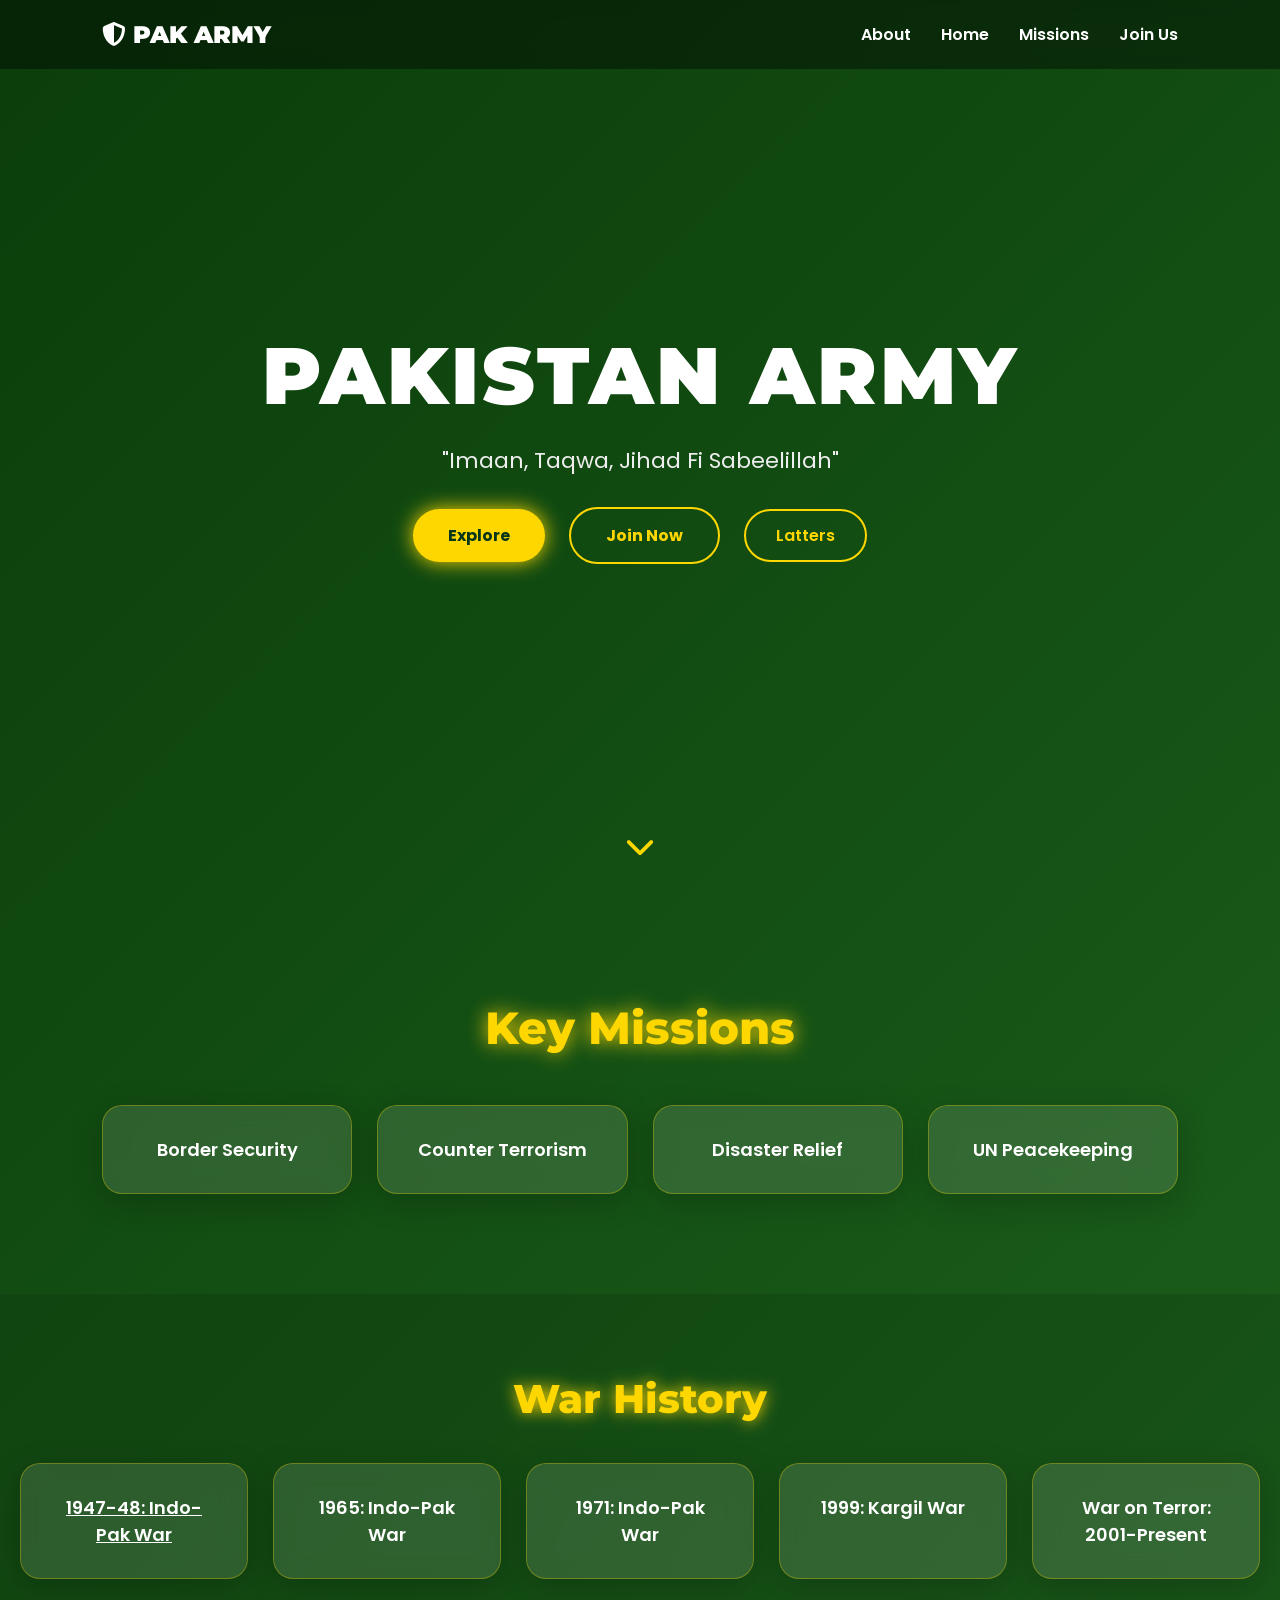
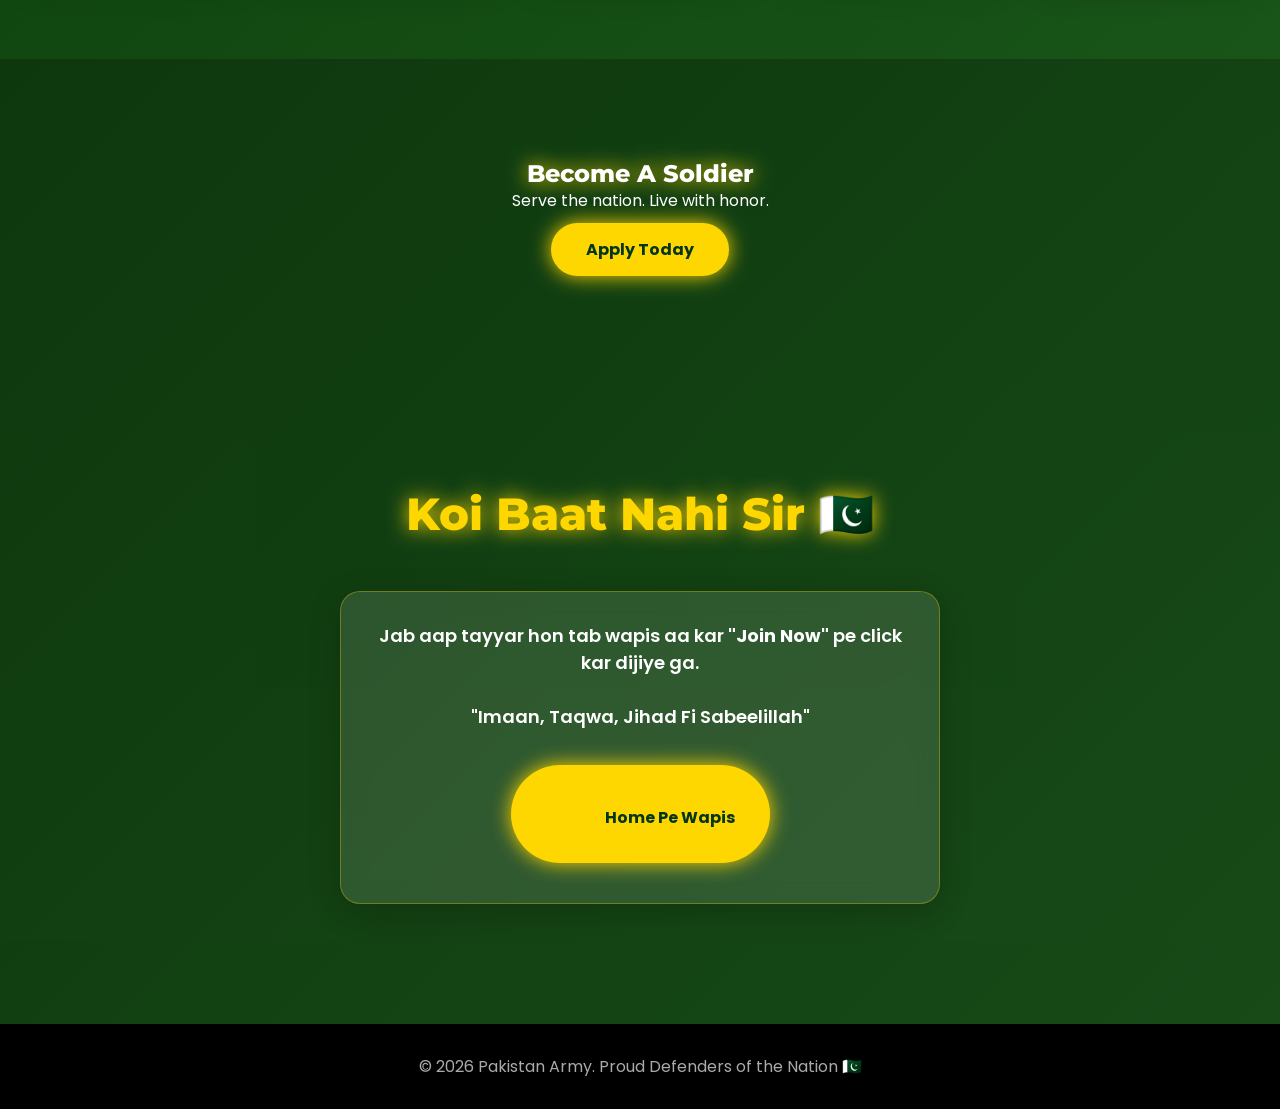
<file: index.html>
<!DOCTYPE html>
<html lang="en">
<head>
<meta charset="UTF-8">
<meta name="viewport" content="width=device-width, initial-scale=1.0">
<title>Pakistan Army - Defenders of Nation</title>
<link rel="stylesheet" href="style.css">
<link href="https://fonts.googleapis.com/css2?family=Montserrat:wght@700;900&family=Poppins:wght@300;400;600&display=swap" rel="stylesheet">
    <link href="https://fonts.googleapis.com/css2?family=Montserrat:wght@800&family=Rajdhani:wght@700&display=swap" rel="stylesheet">
<link rel="stylesheet" href="https://cdnjs.cloudflare.com/ajax/libs/font-awesome/6.5.0/css/all.min.css">
<script async src="https://pagead2.googlesyndication.com/pagead/js/adsbygoogle.js?client=ca-pub-2035751631553435"
     crossorigin="anonymous"></script>
</head>
<body>
<!-- Background Slideshow -->
<div class="bg-slideshow"></div>
<!-- NAVBAR -->
<header>
  <nav class="navbar">
    <div class="logo"><i class="fa-solid fa-shield-halved"></i> PAK ARMY</div>
    <ul class="nav-links">
     <li><a href="/Army/about.html">About</a></li>
      <li><a href="#home">Home</a></li>
      <li><a href="#missions">Missions</a></li>
     <li><a href="#join">Join Us</a></li>
    
    </ul>
  </nav>
</header>

<!-- HERO SECTION -->
<section id="home" class="hero">
  <div class="overlay"></div>
  <div class="hero-content">
    <h1>PAKISTAN <span>ARMY</span></h1>
    <p>"Imaan, Taqwa, Jihad Fi Sabeelillah"</p>
    <div class="hero-buttons">
  <a href="/Army/about.html" class="btn btn-glow">Explore</a>
  <a href="join.html" class="btn btn-outline">Join Now</a>
   <a href="letters.html" class="btn btn-later">Latters</a>
    </div>
  </div>
  <div class="scroll-down"><i class="fa-solid fa-chevron-down"></i></div>
</section>


<!-- MISSIONS -->
<section id="missions" class="missions">
  <h2 class="section-title">Key Missions</h2>
  <div class="mission-grid">
  <div class="mission-item glass-card">Border Security</div>
<div class="mission-item glass-card">Counter Terrorism</div>
 <div class="mission-item glass-card">Disaster Relief</div>
   <div class="mission-item glass-card">UN Peacekeeping</div>
  </div>
</section>
<!-- WARS SECTION -->
<section id="wars" class="wars">
  <h2 class="section-title">War History</h2>
  <div class="mission-grid">
    <a href="war-1947.html" class="mission-item glass-card">1947-48: Indo-Pak War</a>
    <div class="mission-item glass-card">1965: Indo-Pak War</div>
    <div class="mission-item glass-card">1971: Indo-Pak War</div>
    <div class="mission-item glass-card">1999: Kargil War</div>
    <div class="mission-item glass-card">War on Terror: 2001-Present</div>
  </div>
</section>
<!-- JOIN -->
<section id="join" class="join">
  <h2>Become A Soldier</h2>
  <p>Serve the nation. Live with honor.</p>
  <a href="#" class="btn btn-glow">Apply Today</a>
</section>
  <!-- I LATTERS SECTION -->
<section id="later" class="join" style="min-height:60vh; padding:100px 20px; text-align:center;">
  <h2 class="section-title">Koi Baat Nahi Sir 🇵🇰</h2>
  <div class="glow-card glass-card" style="max-width:600px; margin:20px auto;">
    <p style="font-size:18px;">
      Jab aap tayyar hon tab wapis aa kar <b>"Join Now"</b> pe click kar dijiye ga. <br><br>
      "Imaan, Taqwa, Jihad Fi Sabeelillah"
    </p>
    <br>
  <a href="#" class="btn btn-glow"><i class="fa-solid fa-house"></i> Home Pe Wapis</a>
</section>   
<!-- FOOTER -->
<footer>
  <p>© 2026 Pakistan Army. Proud Defenders of the Nation 🇵🇰</p>
<script src="script.js"></script>
</body>
    </html>
</file>
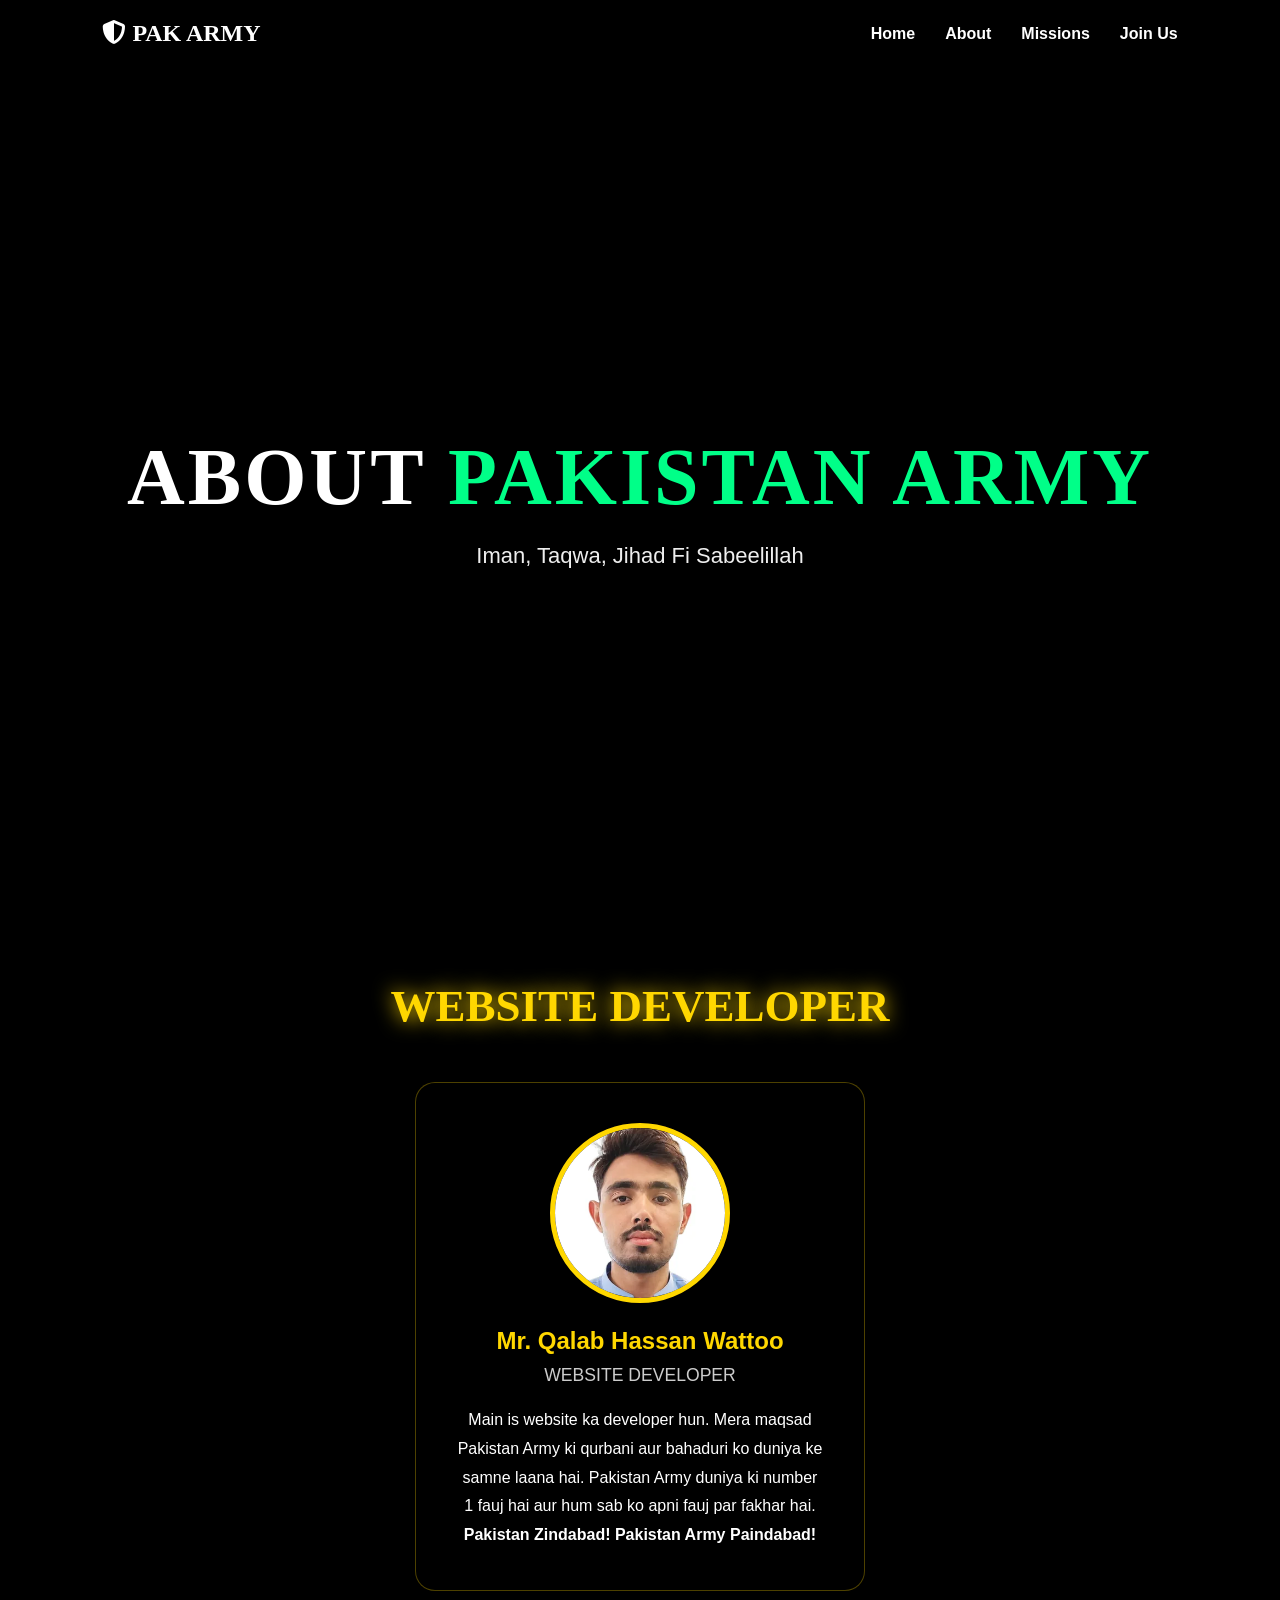
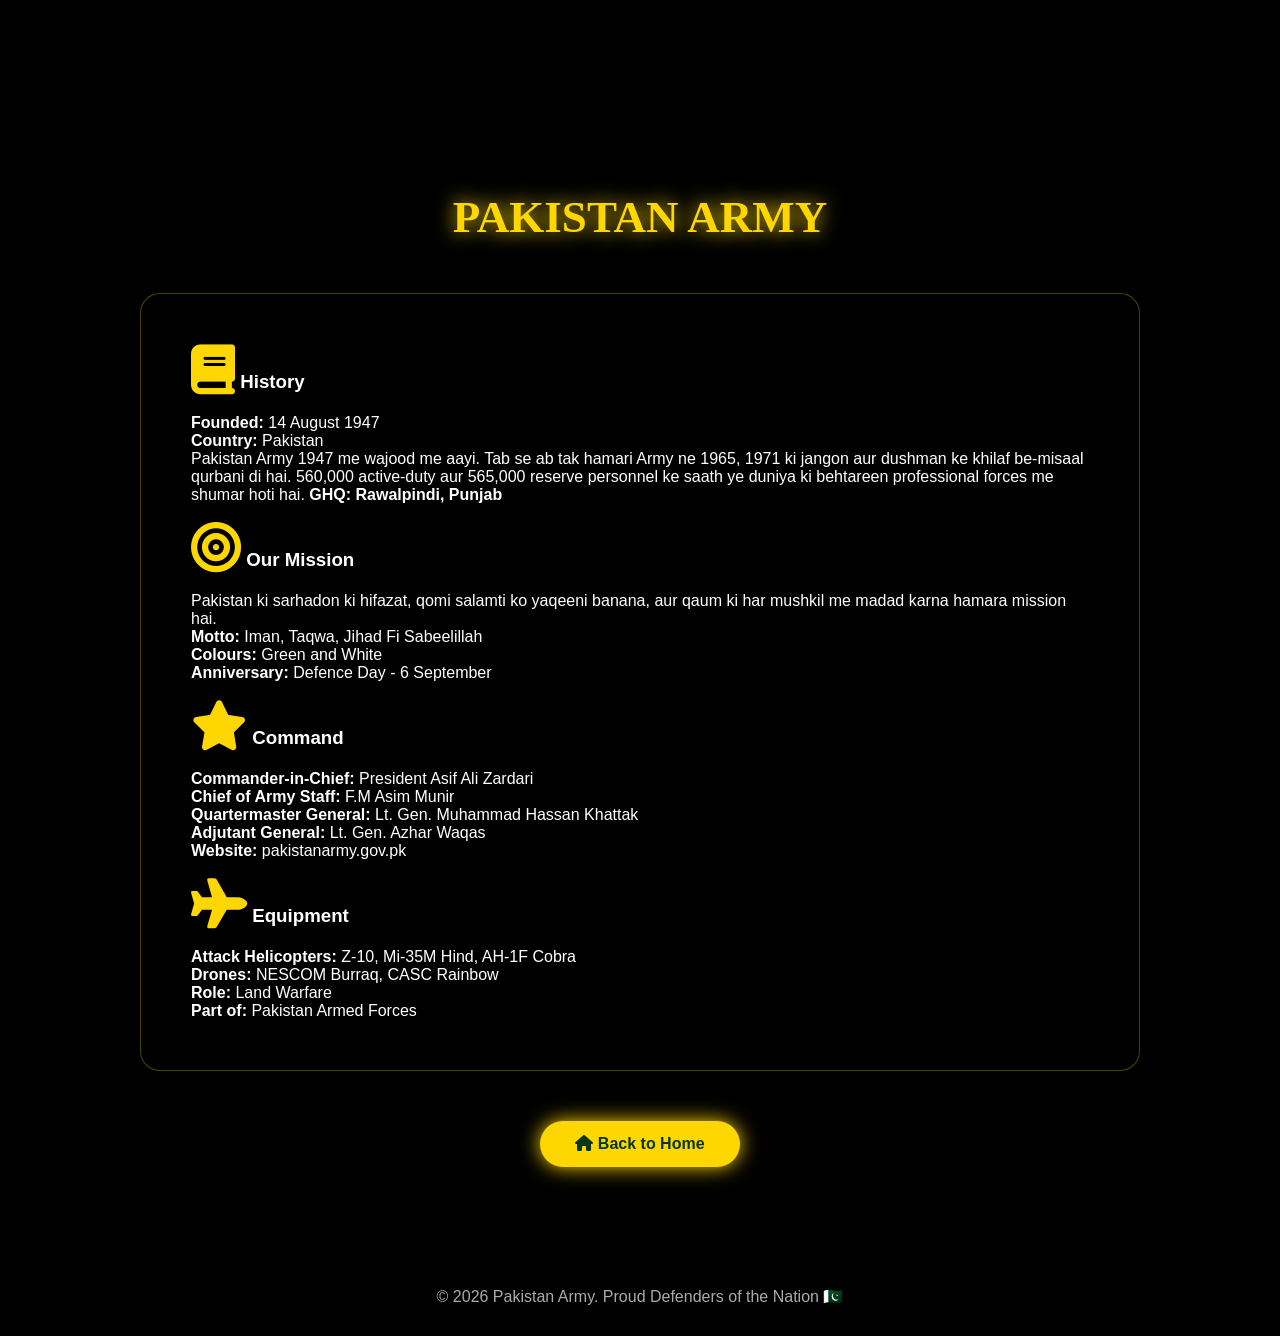
<file: about.html>
<!DOCTYPE html>
<html lang="en">
<head>
<meta charset="UTF-8">
<meta name="viewport" content="width=device-width, initial-scale=1.0">
<title>About Us - Pakistan Army</title>
<link rel="stylesheet" href="style.css">
<link rel="stylesheet" href="https://cdnjs.cloudflare.com/ajax/libs/font-awesome/6.5.0/css/all.min.css">
<script async src="https://pagead2.googlesyndication.com/pagead/js/adsbygoogle.js?client=ca-pub-2035751631553435"
     crossorigin="anonymous"></script>
<style>
  /* BACKGROUND SLIDESHOW - AAPKI 3 PICTURES */
  body {
    background: #000;
    margin: 0;
  }
  .bg-slideshow {
    position: fixed;
    top: 0; left: 0;
    width: 100%; height: 100%;
    z-index: -2;
  }
  .bg-slideshow img {
    position: absolute;
    width: 100%; height: 100%;
    object-fit: cover;
    opacity: 0;
    animation: fade 15s infinite;
    filter: brightness(0.4); /* Text ke liye dark */
  }
  .bg-slideshow img:nth-child(1) { animation-delay: 0s; }
  .bg-slideshow img:nth-child(2) { animation-delay: 5s; }
  .bg-slideshow img:nth-child(3) { animation-delay: 10s; }
  @keyframes fade {
    0% {opacity: 0;} 10% {opacity: 1;} 30% {opacity: 1;} 40% {opacity: 0;}
  }

  /* HEADER TRANSPARENT KAR DIYA - GREEN GAYA */
  header { 
    background: rgba(0,0,0,0.6) !important; 
    backdrop-filter: blur(8px);
    position: fixed;
    width: 100%;
    top: 0;
    z-index: 10;
  }

  /* HERO SECTION KE PEECCHE OVERLAY HATA DIYA */
  .hero {
    position: relative;
    background: rgba(0,0,0,0.5) !important; /* halka kaala overlay taake text clear rahe */
  }
  .hero .overlay { display: none !important; } /* purana green overlay band */

  /* SAB SECTIONS TRANSPARENT */
  .leadership, .army-details {
    background: rgba(0,0,0,0.7) !important;
    backdrop-filter: blur(5px);
  }
  .glow-card {
    background: rgba(0,0,0,0.8) !important;
    border: 1px solid rgba(255,215,0,0.3);
  }
</style>

</head>
<body>

<!-- BACKGROUND SLIDESHOW - AAPKI 3 PICTURES -->
<div class="bg-slideshow">
  <img src="about1.jpg" alt="PAK ARMY">
  <img src="about2.jpg" alt="PAK ARMY">
  <img src="about3.jpg" alt="PAK ARMY">
</div>

<!-- NAVBAR -->
<header>
  <nav class="navbar">
    <div class="logo"><i class="fa-solid fa-shield-halved"></i> PAK ARMY</div>
    <ul class="nav-links">
      <li><a href="index.html">Home</a></li>
      <li><a href="about.html">About</a></li>
      <li><a href="index.html#missions">Missions</a></li>
      <li><a href="index.html#join">Join Us</a></li>
    </ul>
  </nav>
</header>

<!-- ABOUT HERO -->
<section class="hero" style="min-height: 50vh; padding-top: 120px;">
  <div class="hero-content">
    <h1>ABOUT <span style="color:#00ff88;">PAKISTAN ARMY</span></h1>
    <p>Iman, Taqwa, Jihad Fi Sabeelillah</p>
  </div>
</section>

<!-- DEVELOPER SECTION -->
<section class="leadership" style="padding:80px 20px; text-align:center;">
  <h2 class="section-title">WEBSITE DEVELOPER</h2>

  <div class="glow-card" style="max-width:450px; margin:40px auto; padding:40px;">
    <img src="leader.jpg" alt="developer" style="width:180px; height:180px; border-radius: 50%; border:5px solid #FFD700; object-fit:cover; margin-bottom:20px;">
    <h3 style="color:#FFD700; font-size:1.5rem; margin-bottom:10px;">Mr. Qalab Hassan Wattoo</h3>
    <p style="color:#ccc; font-size:1.1rem; margin-bottom:20px;">WEBSITE DEVELOPER</p>
    <p style="text-align:center; line-height:1.8;">
      Main is website ka developer hun. Mera maqsad Pakistan Army ki qurbani aur bahaduri ko duniya ke samne laana hai. Pakistan Army duniya ki number 1 fauj hai aur hum sab ko apni fauj par fakhar hai. <b>Pakistan Zindabad! Pakistan Army Paindabad!</b>
    </p>
  </div>
</section>

<!-- PAKISTAN ARMY DETAILS -->
<section class="army-details" style="padding:80px 20px;">
  <h2 class="section-title">PAKISTAN ARMY</h2>
  <div class="glow-card" style="max-width:1000px; margin:0 auto; padding:50px; text-align:left;">

    <h3><i class="fa-solid fa-book" style="color:#FFD700;"></i> History</h3>
    <p><b>Founded:</b> 14 August 1947 <br>
    <b>Country:</b> Pakistan <br>
    Pakistan Army 1947 me wajood me aayi. Tab se ab tak hamari Army ne 1965, 1971 ki jangon aur dushman ke khilaf be-misaal qurbani di hai. 560,000 active-duty aur 565,000 reserve personnel ke saath ye duniya ki behtareen professional forces me shumar hoti hai. <b>GHQ: Rawalpindi, Punjab</b></p>
    <br>

    <h3><i class="fa-solid fa-bullseye" style="color:#FFD700;"></i> Our Mission</h3>
    <p>Pakistan ki sarhadon ki hifazat, qomi salamti ko yaqeeni banana, aur qaum ki har mushkil me madad karna hamara mission hai. <br><b>Motto:</b> Iman, Taqwa, Jihad Fi Sabeelillah <br><b>Colours:</b> Green and White <br><b>Anniversary:</b> Defence Day - 6 September</p>
    <br>

    <h3><i class="fa-solid fa-star" style="color:#FFD700;"></i> Command</h3>
    <p><b>Commander-in-Chief:</b> President Asif Ali Zardari <br>
    <b>Chief of Army Staff:</b> F.M Asim Munir <br>
    <b>Quartermaster General:</b> Lt. Gen. Muhammad Hassan Khattak <br>
    <b>Adjutant General:</b> Lt. Gen. Azhar Waqas <br>
    <b>Website:</b> pakistanarmy.gov.pk</p>
    <br>

    <h3><i class="fa-solid fa-plane" style="color:#FFD700;"></i> Equipment</h3>
    <p><b>Attack Helicopters:</b> Z-10, Mi-35M Hind, AH-1F Cobra<br>
    <b>Drones:</b> NESCOM Burraq, CASC Rainbow<br>
    <b>Role:</b> Land Warfare <br>
    <b>Part of:</b> Pakistan Armed Forces</p>

  </div>

  <div style="text-align:center; margin-top:40px;">
    <a href="index.html" class="btn btn-glow"><i class="fa-solid fa-house"></i> Back to Home</a>
  </div>
</section>

<!-- FOOTER -->
<footer style="background: rgba(0,0,0,0.8);">
  <p>© 2026 Pakistan Army. Proud Defenders of the Nation 🇵🇰</p>
</footer>

</body>
</html>
</file>
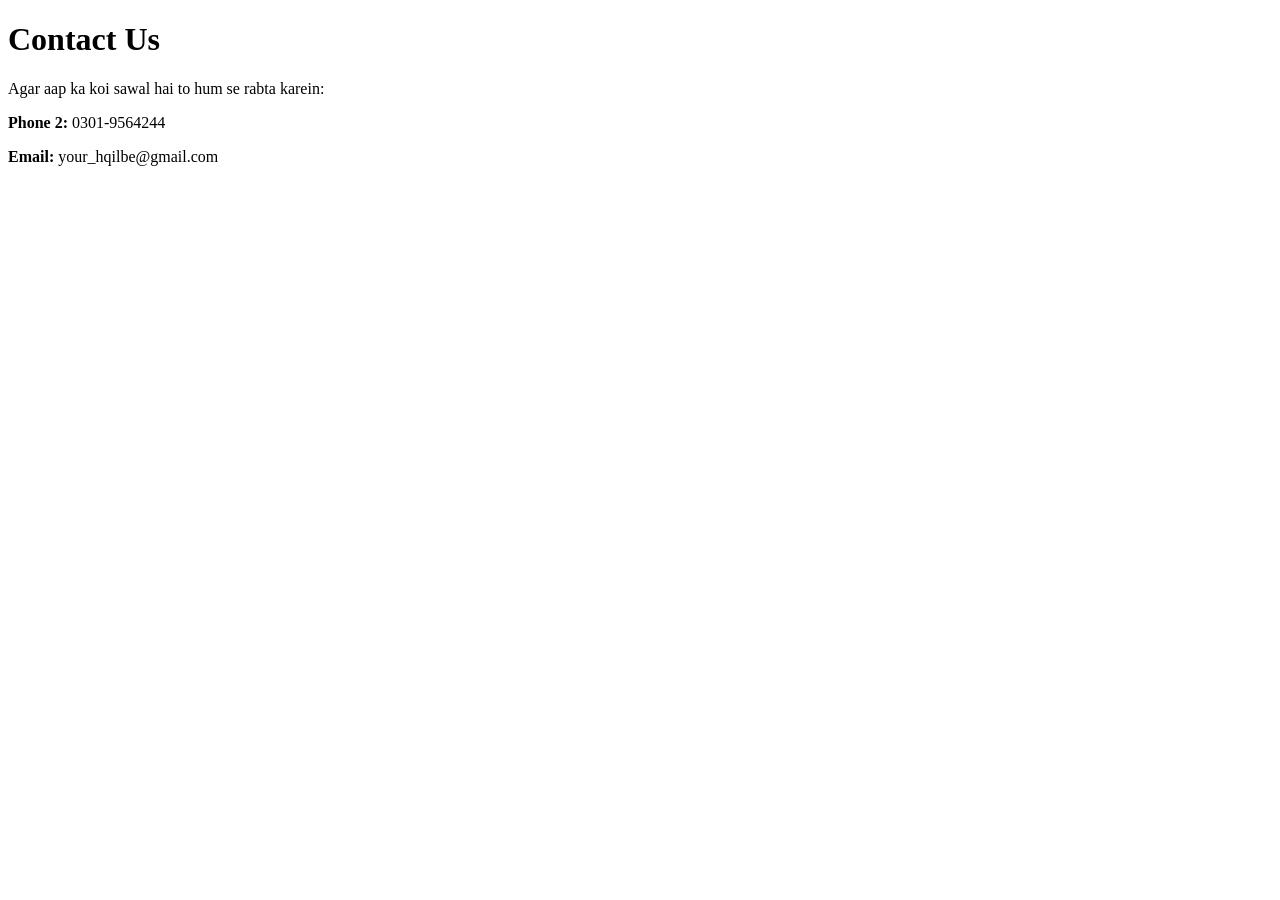
<file: contact.html>
<!DOCTYPE html>
<html lang="en">
<head>
<meta charset="UTF-8">
<title>Contact Us</title>
</head>
<body>
<h1>Contact Us</h1>
<p>Agar aap ka koi sawal hai to hum se rabta karein:</p>
<p><b>Phone 2:</b> 0301-9564244</p>
<p><b>Email:</b> your_hqilbe@gmail.com</p>
</body>
</html>
</file>
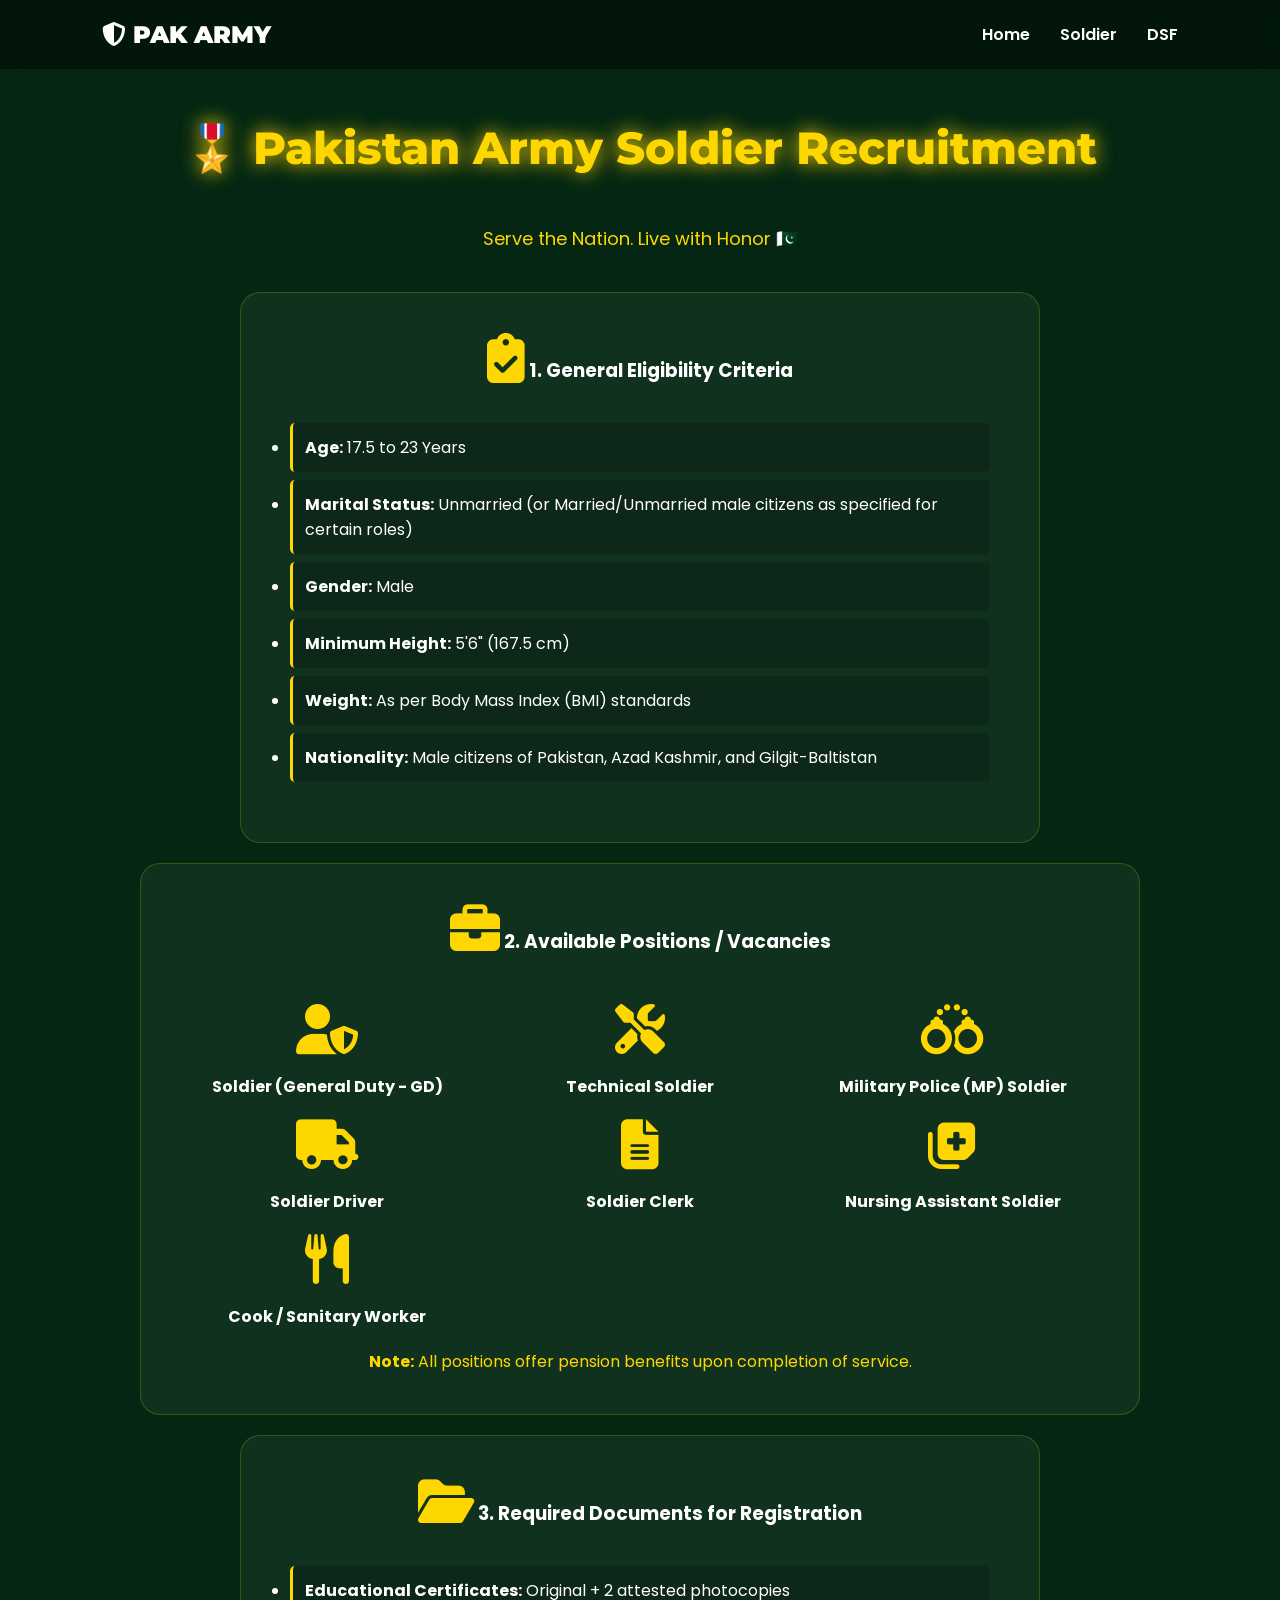
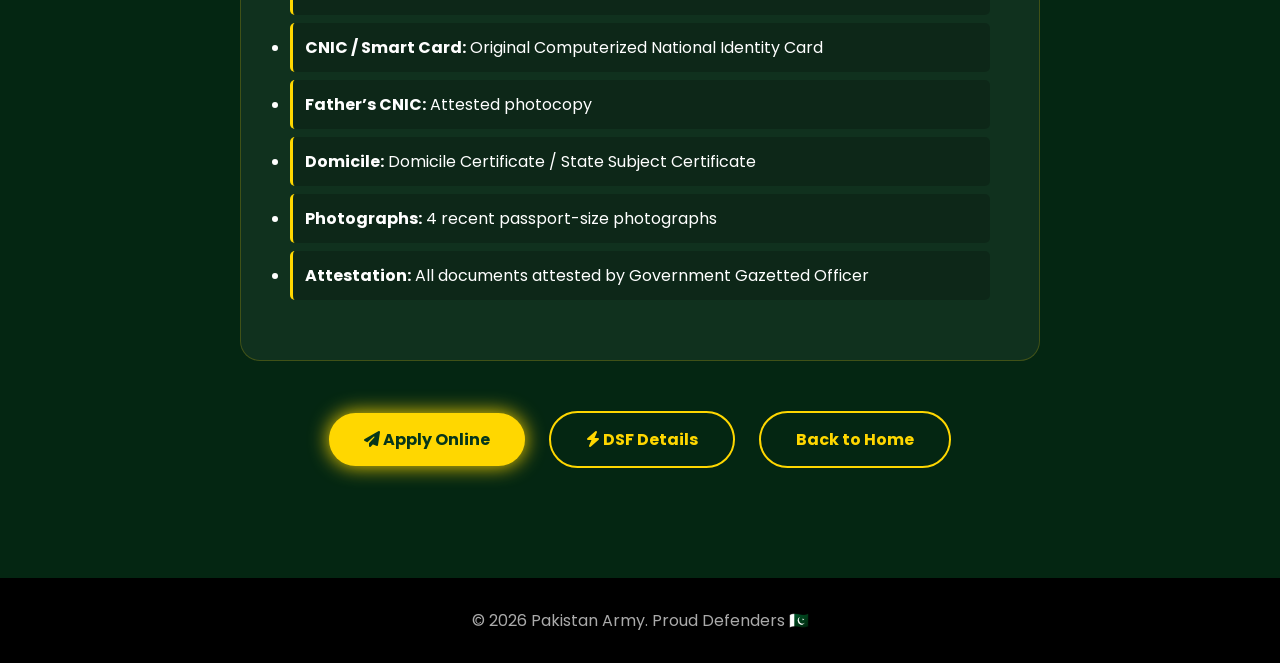
<file: join.html>
<!DOCTYPE html>
<html lang="en">
<head>
<meta charset="UTF-8">
<meta name="viewport" content="width=device-width, initial-scale=1.0">
<title>Join Pakistan Army - Soldier Recruitment</title>
<link rel="stylesheet" href="style.css">
<link href="https://fonts.googleapis.com/css2?family=Montserrat:wght@700;900&family=Poppins:wght@300;400;600&display=swap" rel="stylesheet">
<script async src="https://pagead2.googlesyndication.com/pagead/js/adsbygoogle.js?client=ca-pub-2035751631553435"
     crossorigin="anonymous"></script>
  <link rel="stylesheet" href="https://cdnjs.cloudflare.com/ajax/libs/font-awesome/6.5.0/css/all.min.css">
<style>
  .detail-section { display: none; }
  .detail-section.active { display: block; animation: fadeIn 0.5s; }
  @keyframes fadeIn { from {opacity:0;} to {opacity:1;} }
  .criteria-list { text-align: left; max-width: 700px; margin: 20px auto; }
  .criteria-list li { background: rgba(0,0,0,0.2); padding: 12px; margin: 8px 0; border-left: 3px solid var(--gold); border-radius: 5px; }
  .positions-grid { display: grid; grid-template-columns: repeat(auto-fit, minmax(250px, 1fr)); gap: 20px; margin-top: 30px; }
</style>
</head>
<body style="background: var(--green);">

<header>
  <nav class="navbar">
    <div class="logo"><i class="fa-solid fa-shield-halved"></i> PAK ARMY</div>
    <ul class="nav-links">
      <li><a href="index.html">Home</a></li>
      <li><a href="#" onclick="showSection('soldier')">Soldier</a></li>
      <li><a href="#" onclick="showSection('dsf')">DSF</a></li>
    </ul>
  </nav>
</header>

<!-- MAIN JOIN SECTION -->
<section id="soldier" class="join detail-section active" style="min-height:100vh; padding-top:120px;">
  <h2 class="section-title">🎖️ Pakistan Army Soldier Recruitment</h2>
  <p style="text-align:center; font-size:18px; margin-bottom:40px; color:var(--gold);">Serve the Nation. Live with Honor 🇵🇰</p>
  
  <!-- Eligibility -->
  <div class="glow-card" style="max-width:800px; margin:20px auto;">
    <h3><i class="fa-solid fa-clipboard-check"></i> 1. General Eligibility Criteria</h3>
    <ul class="criteria-list">
      <li><b>Age:</b> 17.5 to 23 Years</li>
      <li><b>Marital Status:</b> Unmarried (or Married/Unmarried male citizens as specified for certain roles)</li>
      <li><b>Gender:</b> Male</li>
      <li><b>Minimum Height:</b> 5'6" (167.5 cm)</li>
      <li><b>Weight:</b> As per Body Mass Index (BMI) standards</li>
      <li><b>Nationality:</b> Male citizens of Pakistan, Azad Kashmir, and Gilgit-Baltistan</li>
    </ul>
  </div>

  <!-- Positions -->
  <div class="glow-card" style="max-width:1000px; margin:20px auto;">
    <h3><i class="fa-solid fa-briefcase"></i> 2. Available Positions / Vacancies</h3>
    <div class="positions-grid">
      <div class="card"><i class="fa-solid fa-user-shield"></i><h4>Soldier (General Duty - GD)</h4></div>
      <div class="card"><i class="fa-solid fa-screwdriver-wrench"></i><h4>Technical Soldier</h4></div>
      <div class="card"><i class="fa-solid fa-handcuffs"></i><h4>Military Police (MP) Soldier</h4></div>
      <div class="card"><i class="fa-solid fa-truck"></i><h4>Soldier Driver</h4></div>
      <div class="card"><i class="fa-solid fa-file-lines"></i><h4>Soldier Clerk</h4></div>
      <div class="card"><i class="fa-solid fa-notes-medical"></i><h4>Nursing Assistant Soldier</h4></div>
      <div class="card"><i class="fa-solid fa-utensils"></i><h4>Cook / Sanitary Worker</h4></div>
    </div>
    <p style="text-align:center; margin-top:20px; color:var(--gold);"><b>Note:</b> All positions offer pension benefits upon completion of service.</p>
  </div>

  <!-- Documents -->
  <div class="glow-card" style="max-width:800px; margin:20px auto;">
    <h3><i class="fa-solid fa-folder-open"></i> 3. Required Documents for Registration</h3>
    <ul class="criteria-list">
      <li><b>Educational Certificates:</b> Original + 2 attested photocopies</li>
      <li><b>CNIC / Smart Card:</b> Original Computerized National Identity Card</li>
      <li><b>Father’s CNIC:</b> Attested photocopy</li>
      <li><b>Domicile:</b> Domicile Certificate / State Subject Certificate</li>
      <li><b>Photographs:</b> 4 recent passport-size photographs</li>
      <li><b>Attestation:</b> All documents attested by Government Gazetted Officer</li>
    </ul>
  </div>

  <!-- Buttons -->
  <div style="text-align:center; margin-top:40px;">
    <a href="#" class="btn btn-glow"><i class="fa-solid fa-paper-plane"></i> Apply Online</a>
    <a href="#" onclick="showSection('dsf')" class="btn btn-outline"><i class="fa-solid fa-bolt"></i> DSF Details</a>
    <a href="index.html" class="btn btn-outline">Back to Home</a>
  </div>
</section>
<!-- DSF SECTION -->
<section id="dsf" class="join detail-section" style="min-height:100vh; padding-top:120px;">
  <h2 class="section-title">⚡ PAKISTAN ARMY - DSF CORPS</h2>
  <p style="text-align:center; font-size:20px; margin-bottom:40px; color:var(--gold);">Registration and Test Schedule 2026</p>

  <div class="glow-card" style="max-width:1000px; margin:20px auto;">
    <h3><i class="fa-solid fa-location-dot"></i> 1. Swat Center <span style="color:var(--gold);">(13 to 16 July 2026)</span></h3>
    <p><b>Test Location:</b> Headquarter Rangers Corps Garden, Swat</p>
    <ul class="criteria-list">
      <li><b>13 July:</b> Swat, Shangla</li>
      <li><b>14 July:</b> Upper Dir, Lower Dir</li>
      <li><b>15 July:</b> Buner, Malakand, Bajaur Agency</li>
      <li><b>16 July:</b> General Duty / Clerk (Remaining Candidates)</li>
    </ul>
  </div>

  <div class="glow-card" style="max-width:1000px; margin:20px auto;">
    <h3><i class="fa-solid fa-location-dot"></i> 2. Peshawar Center <span style="color:var(--gold);">(19 to 21 July 2026)</span></h3>
    <p><b>Test Location:</b> Grazing Park, Peshawar</p>
    <ul class="criteria-list">
      <li><b>19 July:</b> Chitral, Lower Chitral, Upper Chitral, Hunza, Mohmand Agency, Khyber Agency, Hangu</li>
      <li><b>20 July:</b> Charsadda, Nowshera, Swabi, Kohat, Peshawar</li>
      <li><b>21 July:</b> Mardan, Bannu, Kurram Agency</li>
    </ul>
  </div>

  <div class="glow-card" style="max-width:1000px; margin:20px auto;">
    <h3><i class="fa-solid fa-location-dot"></i> 3. Rawalpindi Center <span style="color:var(--gold);">(25 to 31 July 2026)</span></h3>
    <p><b>Test Location:</b> Flint Plant Ground, Gate No. 2, Rawalpindi</p>
    <ul class="criteria-list">
      <li><b>25 July:</b> Islamabad, Attock</li>
      <li><b>26 July:</b> Rawalpindi, Murree</li>
      <li><b>27 July:</b> Chakwal, Jhelum</li>
      <li><b>28 July:</b> Mansehra, Battagram, Kohistan, Torghar, Haripur, Abbottabad</li>
      <li><b>29-30 July:</b> Azad Jammu & Kashmir (AJK) All Districts</li>
      <li><b>31 July:</b> Gilgit-Baltistan (GB) All Districts</li>
    </ul>
  </div>

  <div class="glow-card" style="max-width:1000px; margin:20px auto;">
    <h3><i class="fa-solid fa-location-dot"></i> 4. Mandi Bahauddin Center <span style="color:var(--gold);">(04 to 06 August 2026)</span></h3>
    <p><b>Test Location:</b> Punjab Rangers, Mandi Bahauddin</p>
    <ul class="criteria-list">
      <li><b>04 Aug:</b> Sialkot, Gujrat</li>
      <li><b>05 Aug:</b> Jhelum, Gujranwala</li>
      <li><b>06 Aug:</b> Mandi Bahauddin, Hafizabad</li>
    </ul>
  </div>

  <div class="glow-card" style="max-width:1000px; margin:20px auto;">
    <h3><i class="fa-solid fa-location-dot"></i> 5. Lahore Center <span style="color:var(--gold);">(10 to 13 August 2026)</span></h3>
    <p><b>Test Location:</b> Fortress Stadium, Lahore</p>
    <ul class="criteria-list">
      <li><b>10 Aug:</b> Lahore, Kasur</li>
      <li><b>11 Aug:</b> Okara, Sahiwal</li>
      <li><b>12 Aug:</b> Narowal, Sheikhupura</li>
      <li><b>13 Aug:</b> Okara, Nankana Sahib</li>
    </ul>
  </div>

  <div class="glow-card" style="max-width:1000px; margin:20px auto;">
    <h3><i class="fa-solid fa-location-dot"></i> 6. Sheikhupura Center <span style="color:var(--gold);">(17 to 19 August 2026)</span></h3>
    <p><b>Test Location:</b> 498 Mujahid Battalion Group, Sheikhupura</p>
    <ul class="criteria-list">
      <li><b>17 Aug:</b> Sheikhupura, Nankana Sahib</li>
      <li><b>18 Aug:</b> Gujranwala, Sialkot</li>
      <li><b>19 Aug:</b> Hafizabad, Gujrat</li>
    </ul>
  </div>

  <div class="glow-card" style="max-width:1000px; margin:20px auto;">
    <h3><i class="fa-solid fa-location-dot"></i> 7. Faisalabad Center <span style="color:var(--gold);">(26 to 28 August 2026)</span></h3>
    <p><b>Test Location:</b> PAF Base, Risalewala, Faisalabad</p>
    <ul class="criteria-list">
      <li><b>26 Aug:</b> Sahiwal, Faisalabad, Chiniot</li>
      <li><b>27 Aug:</b> Toba Tek Singh, Sargodha, Khushab</li>
      <li><b>28 Aug:</b> Jhang, Mianwali</li>
    </ul>
  </div>

  <div class="glow-card" style="max-width:1000px; margin:20px auto;">
    <h3><i class="fa-solid fa-location-dot"></i> 8. Bahawalpur Center <span style="color:var(--gold);">(01 to 03 September 2026)</span></h3>
    <p><b>Test Location:</b> HQ Corps 35 Wing, Bahawalpur</p>
    <ul class="criteria-list">
      <li><b>01 Sep:</b> Multan, Vehari, Khanewal, Lodhran</li>
      <li><b>02 Sep:</b> Bahawalpur, Muzaffargarh</li>
      <li><b>03 Sep:</b> Bahawalnagar, Rahim Yar Khan</li>
    </ul>
  </div>

  <div class="glow-card" style="max-width:1000px; margin:20px auto;">
    <h3><i class="fa-solid fa-location-dot"></i> 9. Rahim Yar Khan Center <span style="color:var(--gold);">(07 to 09 September 2026)</span></h3>
    <p><b>Test Location:</b> HQ Corps 16 Wing, Rahim Yar Khan</p>
    <ul class="criteria-list">
      <li><b>07 Sep:</b> Rahim Yar Khan, Bahawalpur</li>
      <li><b>08 Sep:</b> Muzaffargarh, Dera Ghazi Khan</li>
      <li><b>09 Sep:</b> Rajanpur, Lodhran</li>
    </ul>
  </div>

  <div class="glow-card" style="max-width:1000px; margin:20px auto;">
    <h3><i class="fa-solid fa-location-dot"></i> 10. Sui Center <span style="color:var(--gold);">(14 to 16 September 2026)</span></h3>
    <p><b>Test Location:</b> PPL Sui</p>
    <ul class="criteria-list">
      <li><b>14 Sep:</b> Awaran, Kohlu, Dera Bugti, Barkhan, Kharan, Sibi, Pishin, Mastung, Duki, Qila Saifullah, Quetta, Qila Abdullah</li>
      <li><b>15 Sep:</b> Zhob, Loralai, Lasbela, Nushki, Chagai, Washuk, Gwadar, Panjgur, Kalat, Ziarat, Musakhel, Khuzdar, Sohbatpur, Jafarabad, Nasirabad, Kech, Usta Muhammad, Surab</li>
      <li><b>16 Sep:</b> Frontier Corps (FC) Balochistan (Candidates from all districts)</li>
    </ul>
  </div>

  <div class="glow-card" style="max-width:1000px; margin:20px auto;">
    <h3><i class="fa-solid fa-location-dot"></i> 11. Sukkur Center <span style="color:var(--gold);">(20 to 22 September 2026)</span></h3>
    <p><b>Test Location:</b> HQ Corps Shahbaz Rangers, Sukkur</p>
    <ul class="criteria-list">
      <li><b>20 Sep:</b> Larkana, Qambar Shahdadkot</li>
      <li><b>21 Sep:</b> Shaheed Benazirabad (Nawabshah), Shikarpur, Ghotki, Sukkur</li>
      <li><b>22 Sep:</b> Jacobabad, Kashmore, Kandhkot</li>
    </ul>
  </div>

  <div class="glow-card" style="max-width:1000px; margin:20px auto;">
    <h3><i class="fa-solid fa-location-dot"></i> 12. Jacobabad Center <span style="color:var(--gold);">(26 to 28 September 2026)</span></h3>
    <p><b>Test Location:</b> PAF Base, Jacobabad</p>
    <ul class="criteria-list">
      <li><b>26 Sep:</b> Jacobabad</li>
      <li><b>27 Sep:</b> Jafarabad</li>
      <li><b>28 Sep:</b> Nasirabad</li>
    </ul>
  </div>

  <div class="glow-card" style="max-width:1000px; margin:20px auto;">
    <h3><i class="fa-solid fa-location-dot"></i> 13. Karachi Center <span style="color:var(--gold);">(02 to 06 October 2026)</span></h3>
    <p><b>Test Location:</b> Pakistan Rangers HQ / Sindh Training Center Landhi, Karachi</p>
    <ul class="criteria-list">
      <li><b>02 Oct:</b> Karachi Central, South, Malir</li>
      <li><b>03 Oct:</b> Karachi Korangi, East, West</li>
      <li><b>04 Oct:</b> Hyderabad, Badin, Sujawal, Thatta, Dadu</li>
      <li><b>05 Oct:</b> Matiari, Tando Muhammad Khan, Tando Allahyar, Jamshoro, Sanghar</li>
      <li><b>06 Oct:</b> Mirpurkhas, Umerkot, Tharparkar</li>
    </ul>
  </div>

  <div class="glow-card" style="max-width:1000px; margin:20px auto;">
    <h3><i class="fa-solid fa-location-dot"></i> 14. Dera Ismail Khan Center <span style="color:var(--gold);">(12 to 17 October 2026)</span></h3>
    <p><b>Test Location:</b> Aatif Shaheed Park, Dera Ismail Khan</p>
    <ul class="criteria-list">
      <li><b>12 Oct:</b> Bhakkar</li>
      <li><b>13 Oct:</b> Khushab, Attock, Dera Ismail Khan, Zhob, Wana, South Waziristan, Qila Saifullah, Chaman, Orakzai Agency</li>
      <li><b>14 Oct:</b> Dera Ghazi Khan, Rajanpur, Khyber Agency, FATA, Bajaur, Lower Dir</li>
      <li><b>15 Oct:</b> Lakki Marwat, Tank, Bannu</li>
      <li><b>16 Oct:</b> Mianwali</li>
      <li><b>17 Oct:</b> Dera Ismail Khan (Remaining Candidates)</li>
    </ul>
  </div>

  <!-- Documents -->
  <div class="glow-card" style="max-width:800px; margin:20px auto;">
    <h3><i class="fa-solid fa-folder-open"></i> Mandatory Documents Required</h3>
    <p>Candidates must report at the Test Center between <b>08:00 AM and 14:00 PM</b> with:</p>
    <ul class="criteria-list">
      <li>All educational certificates (Matric / FA / FSC or Result Card) + 2 attested photocopies</li>
      <li>Computerized National Identity Card (CNIC) or Smart Form-B</li>
      <li>Domicile Certificate (Residence Certificate)</li>
      <li>04 recent passport-size photographs (attested)</li>
    </ul>
  </div>

  <!-- Instructions -->
  <div class="glow-card" style="max-width:800px; margin:20px auto; border-left:3px solid red;">
    <h3><i class="fa-solid fa-triangle-exclamation"></i> Important Instructions</h3>
    <ul class="criteria-list">
      <li>Candidates must reach the test center before the given time</li>
      <li>Misbehavior of any kind will not be tolerated</li>
      <li>Complete and correct information must be provided</li>
    </ul>
  </div>

  <div style="text-align:center; margin-top:40px;">
    <a href="#" class="btn btn-glow"><i class="fa-solid fa-paper-plane"></i> Apply for DSF</a>
    <a href="#" onclick="showSection('soldier')" class="btn btn-outline">Back to Army Recruitment</a>
  </div>
</section>
<footer><p>© 2026 Pakistan Army. Proud Defenders 🇵🇰</p></footer>

<script>
function showSection(id) {
  document.querySelectorAll('.detail-section').forEach(sec => sec.classList.remove('active'));
  document.getElementById(id).classList.add('active');
  window.scrollTo(0,0);
}
</script>
</body>
</html>
</file>
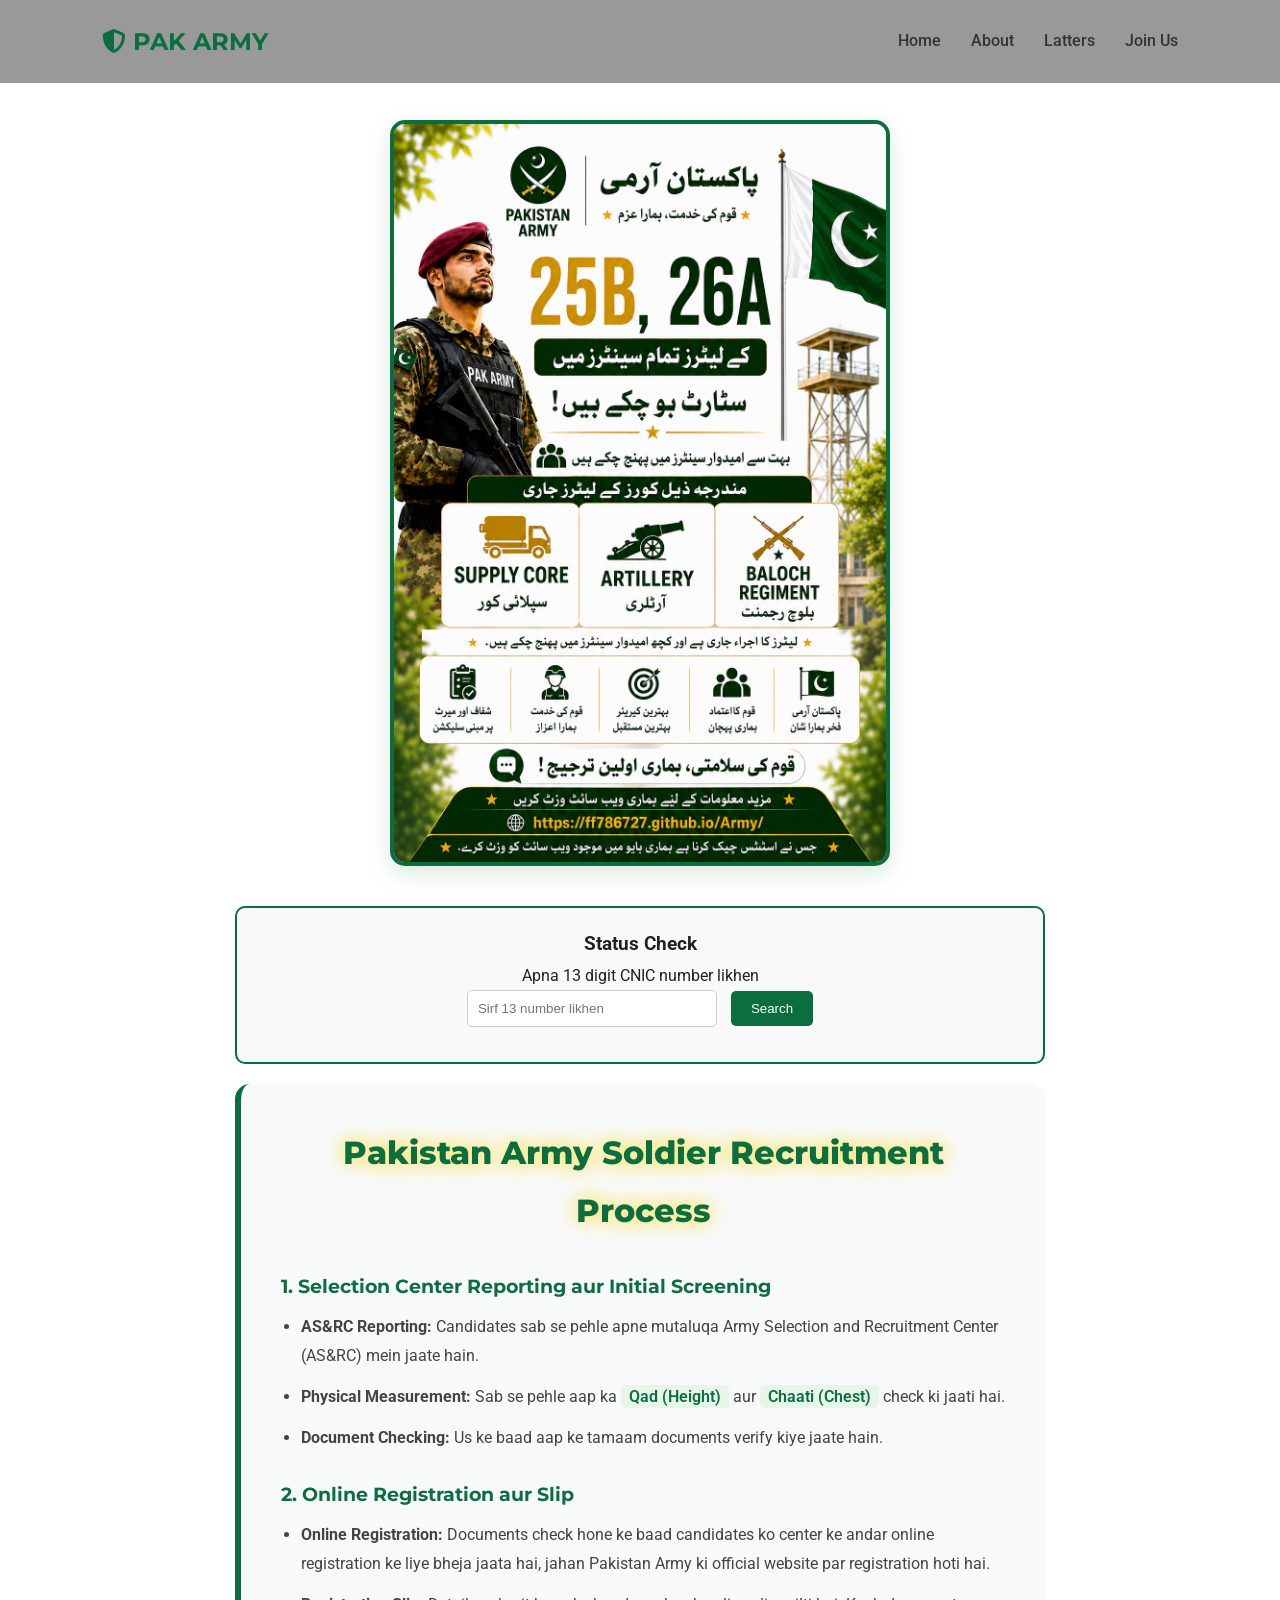
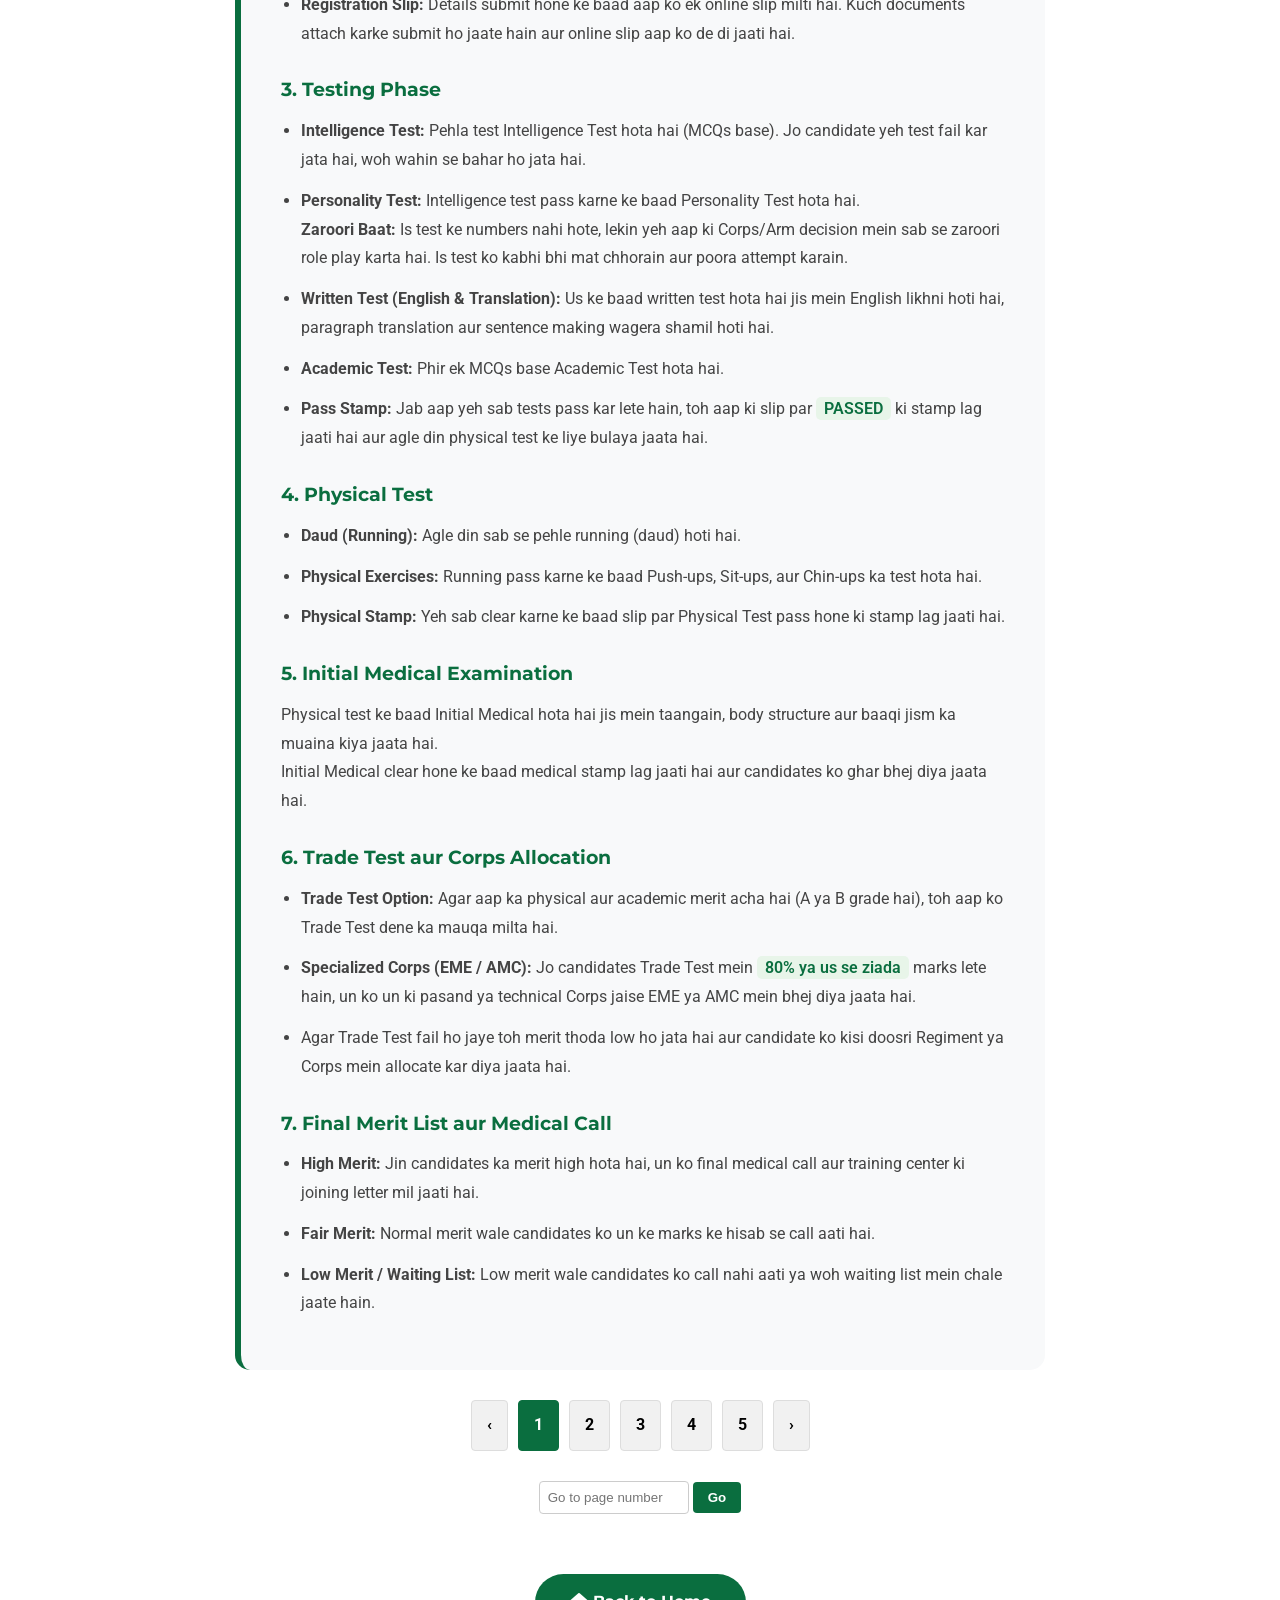
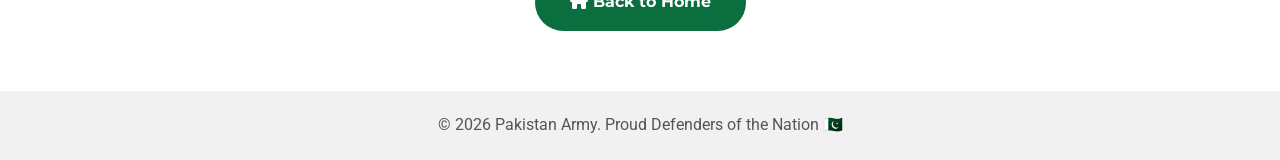
<file: letters.html>
<!DOCTYPE html>
<html lang="en">
<head>
<meta charset="UTF-8">
<meta name="viewport" content="width=device-width, initial-scale=1.0">
<title>Join Pakistan Army - Recruitment Process</title>
<link rel="stylesheet" href="style.css">
<link rel="stylesheet" href="https://cdnjs.cloudflare.com/ajax/libs/font-awesome/6.5.0/css/all.min.css">
<script async src="https://pagead2.googlesyndication.com/pagead/js/adsbygoogle.js?client=ca-pub-2035751631553435"
     crossorigin="anonymous"></script>
<style>
  @import url('https://fonts.googleapis.com/css2?family=Montserrat:wght@600;700&family=Roboto:wght@400;500&display=swap');
  
  body { 
    background: #FFFFFF; /* WHITE BACKGROUND */
    color: #222; 
    font-family: 'Roboto', sans-serif; 
    margin: 0;
    line-height: 1.8;
  }
  header { 
    background: #fff; 
    box-shadow: 0 2px 10px rgba(0,0,0,0.08);
    position: fixed;
    width: 100%;
    top: 0;
    z-index: 10;
  }
  .logo { color: #0a6e3f; font-family: 'Montserrat', sans-serif; font-weight: 700; }
  .nav-links a { color: #333; font-weight: 500; }

  .content-wrapper { 
    max-width: 850px; 
    margin: 120px auto 50px auto; 
    padding: 0 20px; 
  }

  /* UPAR WALI CHHOTI PICTURE */
  .top-image {
    width: 90%; /* Mobile pe 90% */
    max-width: 500px; /* Desktop pe max 500px */
    height: auto;
    display: block;
    margin: 0 auto 40px auto; /* center */
    border-radius: 15px;
    box-shadow: 0 8px 25px rgba(10,110,63,0.15);
    border: 4px solid #0a6e3f;
  }

  .detail-box { 
    background: #f8f9fa; 
    padding: 40px; 
    border-radius: 15px; 
    text-align: left;
    border-left: 6px solid #0a6e3f;
  }
  .detail-box h1 { 
    color:#0a6e3f; 
    text-align:center; 
    font-family: 'Montserrat', sans-serif;
    margin-bottom:30px; 
    font-size: 2rem;
  }
  .detail-box h3 { 
    color:#0a6e3f; 
    margin-top:25px;
    margin-bottom:10px;
    font-family: 'Montserrat', sans-serif;
  }
  .detail-box p, .detail-box li { 
    color: #444;
    margin-bottom: 12px;
  }
  .detail-box ul {
    padding-left: 20px;
  }
  .highlight {
    background: #e8f5e9;
    padding: 2px 8px;
    border-radius: 5px;
    font-weight: 600;
    color: #0a6e3f;
  }
  .btn {
    display: inline-block;
    padding: 14px 35px;
    background: #0a6e3f; /* Army Green Button */
    color: #fff;
    font-weight: 700;
    border-radius: 50px;
    text-decoration: none;
    margin-top: 30px;
    font-family: 'Montserrat', sans-serif;
    transition: 0.3s;
  }
  .btn:hover {
    background: #095d35;
    transform: translateY(-2px);
  }
</style>
</head>
<body>

<header>
  <nav class="navbar">
    <div class="logo"><i class="fa-solid fa-shield-halved"></i> PAK ARMY</div>
    <ul class="nav-links">
      <li><a href="index.html">Home</a></li>
      <li><a href="about.html">About</a></li>
      <li><a href="letters.html">Latters</a></li>
      <li><a href="index.html#join">Join Us</a></li>
    </ul>
  </nav>
</header>

<div class="content-wrapper">
  <script>
function checkStatus() {
  let cnic = document.getElementById("cnicInput").value;
  let result = document.getElementById("result");
  if(cnic.length === 13 && !isNaN(cnic)) {
    result.style.color = "green";
    result.innerText = "Data mil gaya! Filhal koi update nahi hai.";
  } else {
    result.style.color = "red";
    result.innerText = "Error: Sirf 13 number likhen.";
  }
}
  </script>
  <!-- UPAR WALI PICTURE -->
 <img src="recruitment.jpg" alt="Pakistan Army Recruitment" class="top-image">
    <div class="status-box">
  <h3>Status Check</h3>
  <p>Apna 13 digit CNIC number likhen</p>
  <input type="text" id="cnicInput" maxlength="13" placeholder="Sirf 13 number likhen">
  <button onclick="checkStatus()">Search</button>
  <p id="result" style="margin-top:15px; font-weight:bold;"></p>
    </div>
  <!-- MUKAMMAL DETAIL -->
  <div class="detail-box">
    <h1>Pakistan Army Soldier Recruitment Process</h1>
    
    <h3>1. Selection Center Reporting aur Initial Screening</h3>
    <ul>
      <li><b>AS&RC Reporting:</b> Candidates sab se pehle apne mutaluqa Army Selection and Recruitment Center (AS&RC) mein jaate hain.</li>
      <li><b>Physical Measurement:</b> Sab se pehle aap ka <span class="highlight">Qad (Height)</span> aur <span class="highlight">Chaati (Chest)</span> check ki jaati hai.</li>
      <li><b>Document Checking:</b> Us ke baad aap ke tamaam documents verify kiye jaate hain.</li>
    </ul>

    <h3>2. Online Registration aur Slip</h3>
    <ul>
      <li><b>Online Registration:</b> Documents check hone ke baad candidates ko center ke andar online registration ke liye bheja jaata hai, jahan Pakistan Army ki official website par registration hoti hai.</li>
      <li><b>Registration Slip:</b> Details submit hone ke baad aap ko ek online slip milti hai. Kuch documents attach karke submit ho jaate hain aur online slip aap ko de di jaati hai.</li>
    </ul>

    <h3>3. Testing Phase</h3>
    <ul>
      <li><b>Intelligence Test:</b> Pehla test Intelligence Test hota hai (MCQs base). Jo candidate yeh test fail kar jata hai, woh wahin se bahar ho jata hai.</li>
      <li><b>Personality Test:</b> Intelligence test pass karne ke baad Personality Test hota hai. <br>
      <b>Zaroori Baat:</b> Is test ke numbers nahi hote, lekin yeh aap ki Corps/Arm decision mein sab se zaroori role play karta hai. Is test ko kabhi bhi mat chhorain aur poora attempt karain.</li>
      <li><b>Written Test (English & Translation):</b> Us ke baad written test hota hai jis mein English likhni hoti hai, paragraph translation aur sentence making wagera shamil hoti hai.</li>
      <li><b>Academic Test:</b> Phir ek MCQs base Academic Test hota hai.</li>
      <li><b>Pass Stamp:</b> Jab aap yeh sab tests pass kar lete hain, toh aap ki slip par <span class="highlight">PASSED</span> ki stamp lag jaati hai aur agle din physical test ke liye bulaya jaata hai.</li>
    </ul>

    <h3>4. Physical Test</h3>
    <ul>
      <li><b>Daud (Running):</b> Agle din sab se pehle running (daud) hoti hai.</li>
      <li><b>Physical Exercises:</b> Running pass karne ke baad Push-ups, Sit-ups, aur Chin-ups ka test hota hai.</li>
      <li><b>Physical Stamp:</b> Yeh sab clear karne ke baad slip par Physical Test pass hone ki stamp lag jaati hai.</li>
    </ul>

    <h3>5. Initial Medical Examination</h3>
    <p>Physical test ke baad Initial Medical hota hai jis mein taangain, body structure aur baaqi jism ka muaina kiya jaata hai. <br>
    Initial Medical clear hone ke baad medical stamp lag jaati hai aur candidates ko ghar bhej diya jaata hai.</p>

    <h3>6. Trade Test aur Corps Allocation</h3>
    <ul>
      <li><b>Trade Test Option:</b> Agar aap ka physical aur academic merit acha hai (A ya B grade hai), toh aap ko Trade Test dene ka mauqa milta hai.</li>
      <li><b>Specialized Corps (EME / AMC):</b> Jo candidates Trade Test mein <span class="highlight">80% ya us se ziada</span> marks lete hain, un ko un ki pasand ya technical Corps jaise EME ya AMC mein bhej diya jaata hai.</li>
      <li>Agar Trade Test fail ho jaye toh merit thoda low ho jata hai aur candidate ko kisi doosri Regiment ya Corps mein allocate kar diya jaata hai.</li>
    </ul>

    <h3>7. Final Merit List aur Medical Call</h3>
    <ul>
      <li><b>High Merit:</b> Jin candidates ka merit high hota hai, un ko final medical call aur training center ki joining letter mil jaati hai.</li>
      <li><b>Fair Merit:</b> Normal merit wale candidates ko un ke marks ke hisab se call aati hai.</li>
      <li><b>Low Merit / Waiting List:</b> Low merit wale candidates ko call nahi aati ya woh waiting list mein chale jaate hain.</li>
    </ul>

  </div>
  <!-- PAGINATION BOXES -->
<div class="pagination">
  <a href="#">‹</a>
  <a href="letters.html" class="active">1</a>
  <a href="letters2.html">2</a>
  <a href="letters3.html">3</a>
  <a href="letters4.html">4</a>
  <a href="letters5.html">5</a>
  <a href="#">›</a>
</div>

<!-- GO TO PAGE BOX -->
<div class="go-page">
  <input type="text" placeholder="Go to page number">
  <button>Go</button>
</div>
  <div style="text-align:center;">
    <a href="index.html" class="btn"><i class="fa-solid fa-house"></i> Back to Home</a>
  </div>
</div>

<footer style="background: #f1f1f1; text-align:center; padding:20px; color:#555; margin-top:50px;">
  <p>© 2026 Pakistan Army. Proud Defenders of the Nation 🇵🇰</p>
</footer>

</body>
</html>
</file>
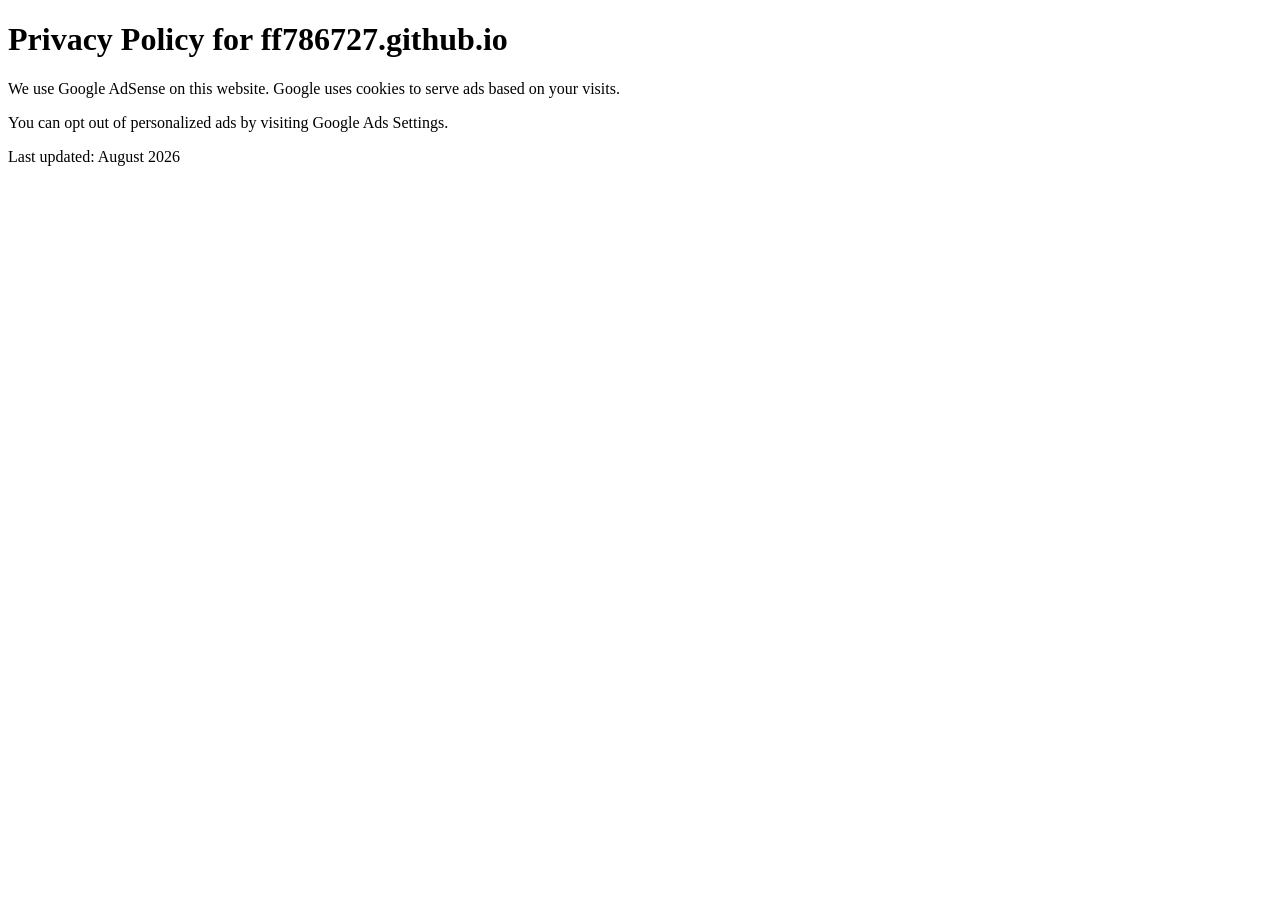
<file: privacy.html>
<!DOCTYPE html>
<html lang="en">
<head>
<meta charset="UTF-8">
<title>Privacy Policy</title>
</head>
<body>
<h1>Privacy Policy for ff786727.github.io</h1>
<p>We use Google AdSense on this website. Google uses cookies to serve ads based on your visits.</p>
<p>You can opt out of personalized ads by visiting Google Ads Settings.</p>
<p>Last updated: August 2026</p>
</body>
</html>
</file>
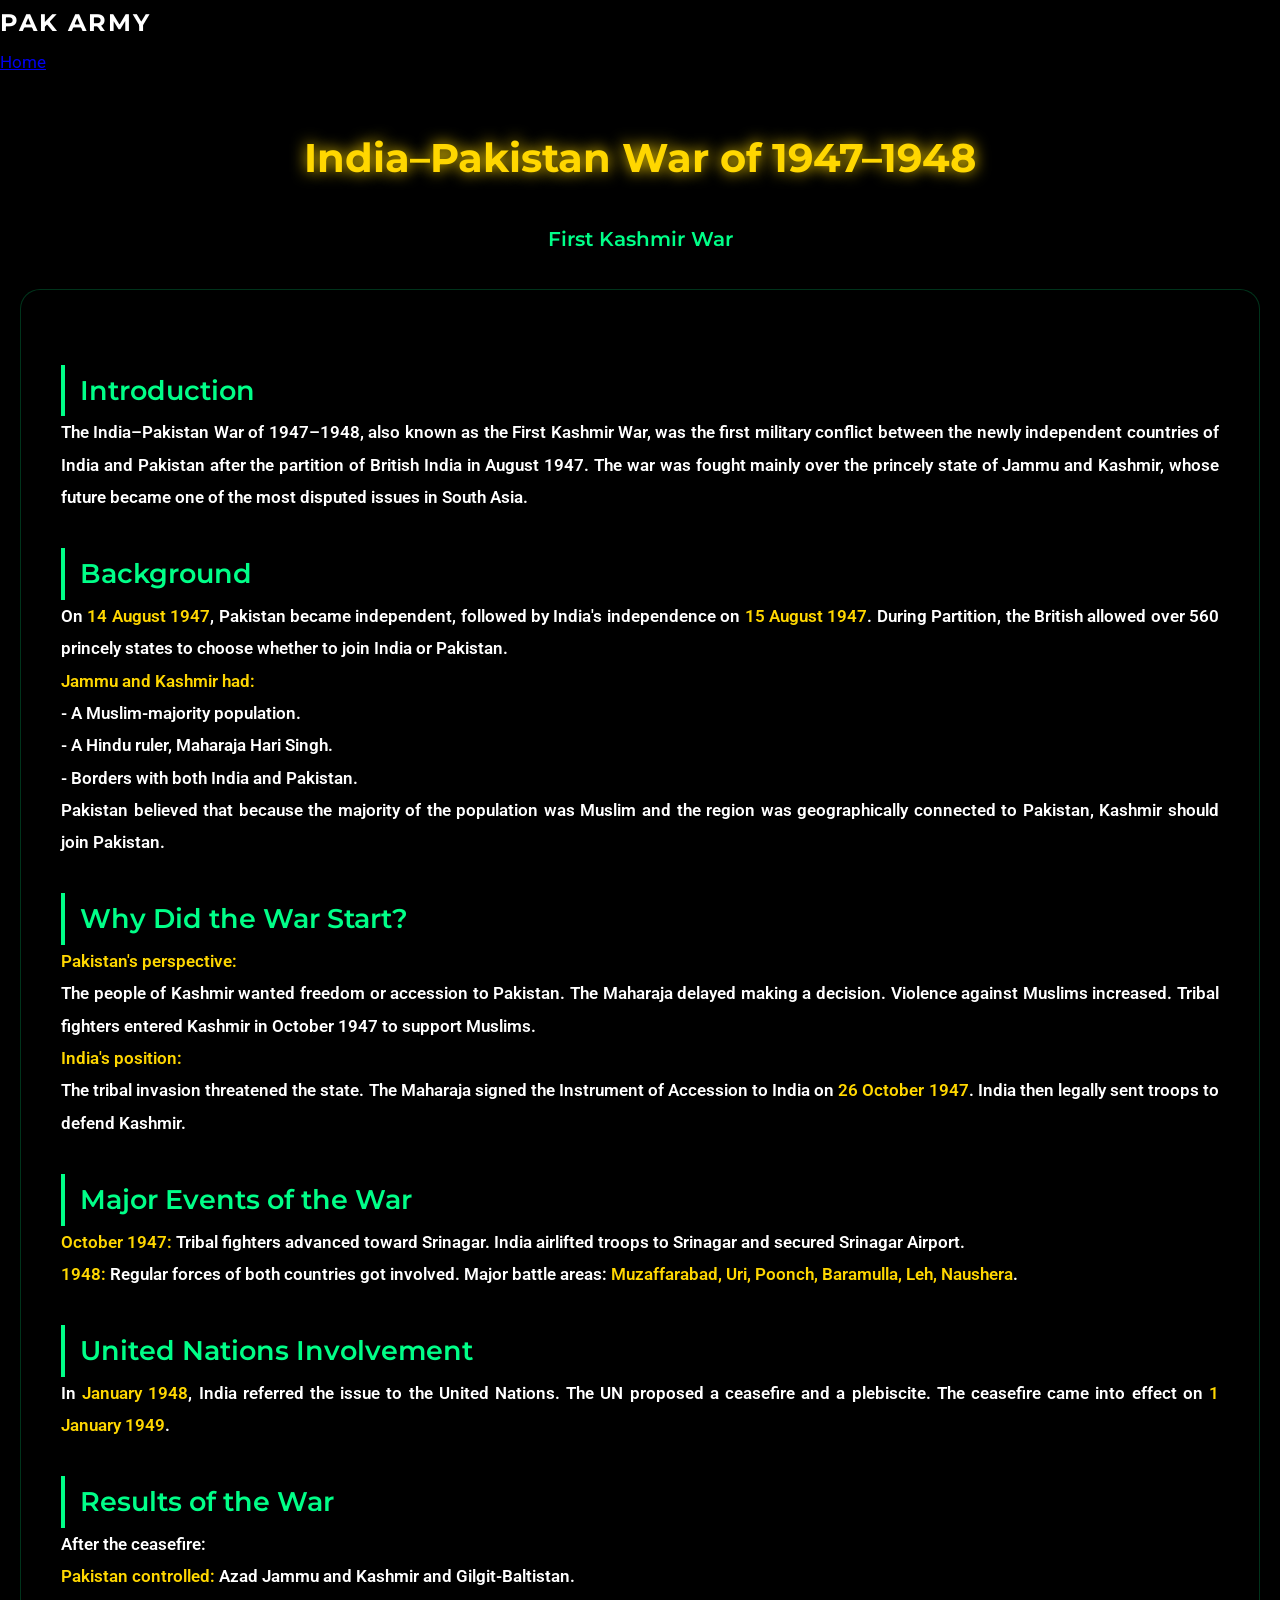
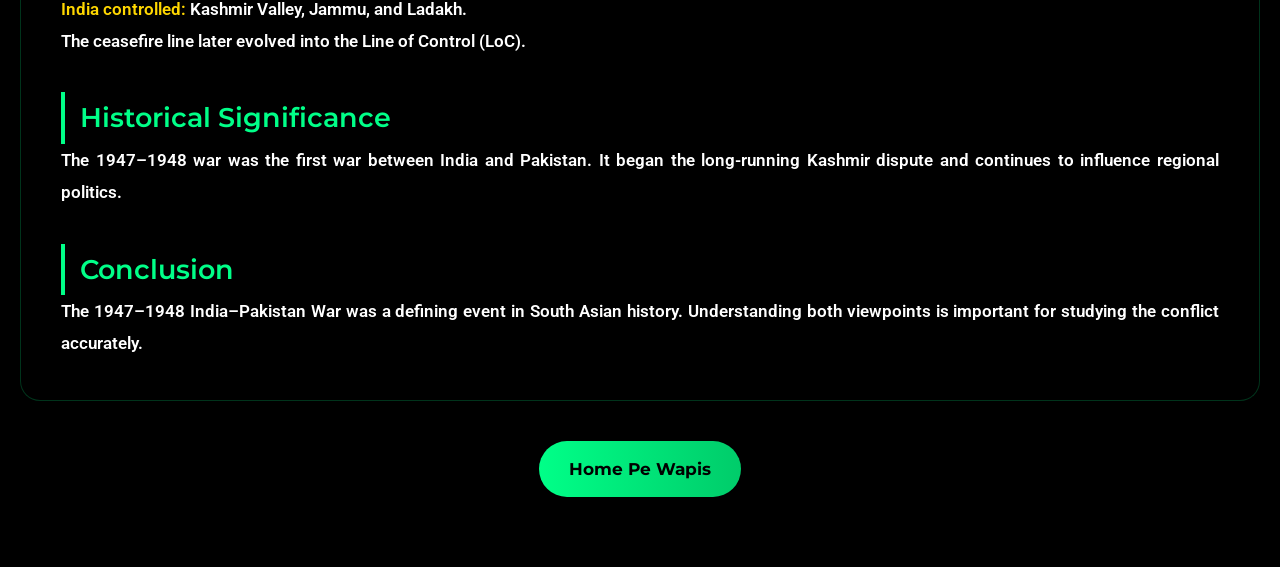
<file: war-1947.html>
<!DOCTYPE html>
<html lang="en">
<head>
  <meta charset="UTF-8">
  <title>1947-48 Indo-Pak War | PAK ARMY</title>
  <link rel="stylesheet" href="style.css">
  <script async src="https://pagead2.googlesyndication.com/pagead/js/adsbygoogle.js?client=ca-pub-2035751631553435"
     crossorigin="anonymous"></script>
  <!-- GOOGLE FONTS - PROFESSIONAL -->
  <style>
    @import url('https://fonts.googleapis.com/css2?family=Montserrat:wght@400;600;700&family=Roboto:wght@300;400;500&display=swap');

    /* BODY + BACKGROUND SLIDESHOW */
    body {
      background: #000;
      margin: 0;
      color: #fff;
      font-family: 'Roboto', sans-serif;
      font-size: 17px;
      line-height: 1.9;
    }

    .bg-slideshow {
      position: fixed;
      top: 0; left: 0;
      width: 100%; height: 100%;
      z-index: -2;
    }
    .bg-slideshow img {
      position: absolute;
      width: 100%; height: 100%;
      object-fit: cover;
      opacity: 0;
      animation: fade 20s infinite;
      filter: brightness(0.35); /* Text ke liye dark */
    }
    .bg-slideshow img:nth-child(1) { animation-delay: 0s; }
    .bg-slideshow img:nth-child(2) { animation-delay: 5s; }
    .bg-slideshow img:nth-child(3) { animation-delay: 10s; }
    .bg-slideshow img:nth-child(4) { animation-delay: 15s; }
    @keyframes fade {
      0% {opacity: 0;} 10% {opacity: 1;} 25% {opacity: 1;} 35% {opacity: 0;}
    }
    
    /* HEADER - GREEN HATA DIYA */
    header { 
      background: rgba(0,0,0,0.7) !important; 
      backdrop-filter: blur(8px);
      position: fixed;
      width: 100%;
      top: 0;
      z-index: 10;
    }
    .logo {
      font-family: 'Montserrat', sans-serif;
      font-weight: 700;
      letter-spacing: 2px;
    }
    
    /* CONTENT BOX - VIP GLASS */
    .wars { padding-top: 120px; padding-bottom: 60px; }
    .glass-card {
      background: rgba(0, 0, 0, 0.78) !important;
      border: 1px solid rgba(0,255,136,0.2);
      box-shadow: 0 0 25px rgba(0,0,0,0.6);
      text-align: justify;
      border-radius: 20px;
    }
    
    /* HEADINGS PROFESSIONAL */
    .section-title {
      font-family: 'Montserrat', sans-serif;
      font-weight: 700;
      font-size: 2.5em;
      text-align: center;
      text-shadow: 0 0 12px rgba(0,255,136,0.6);
      color: #fff;
    }
    .sub-title {
      text-align:center; 
      color:#00ff88; 
      font-family: 'Montserrat', sans-serif;
      font-weight: 600;
      margin-top:-15px;
      margin-bottom: 30px;
    }
    .glass-card h3 { 
      font-family: 'Montserrat', sans-serif;
      font-weight: 600;
      color: #00ff88; 
      font-size: 1.6em;
      margin-top: 35px;
      border-left: 4px solid #00ff88;
      padding-left: 15px;
    }
    
    /* BOLD TEXT GOLDEN */
    .glass-card b { 
      color: #ffd700; 
      font-weight: 600;
    }

    /* BUTTON */
    .btn {
      display: inline-block;
      padding: 12px 30px;
      background: linear-gradient(90deg, #00ff88, #00cc6a);
      color: #000;
      font-weight: 700;
      border-radius: 50px;
      text-decoration: none;
      font-family: 'Montserrat', sans-serif;
    }
    .btn:hover { transform: scale(1.05); }
    
    /* PHONE RESPONSIVE */
    @media (max-width: 768px) {
      body { font-size: 15px; }
      .section-title { font-size: 1.8em; }
      .glass-card { padding: 25px !important; }
    }
  </style>
</head>
<body>

  <!-- BACKGROUND SLIDESHOW - AAPKI 4 PICTURES -->
  <div class="bg-slideshow">
    <img src="war47-1.jpg" alt="1947 War">
    <img src="war47-2.jpg" alt="1947 War">
    <img src="war47-3.jpg" alt="1947 War">
    <img src="war47-4.jpg" alt="1947 War">
  </div>

  <!-- HEADER -->
  <header>
    <nav>
      <h1 class="logo">PAK ARMY</h1>
      <ul>
        <li><a href="index.html">Home</a></li>
      </ul>
    </nav>
  </header>

  <!-- WAR DETAIL SECTION -->
  <section class="wars">
    <h2 class="section-title">India–Pakistan War of 1947–1948</h2>
    <h3 class="sub-title">First Kashmir War</h3>
    
    <div class="mission-grid">
      <div class="glass-card" style="grid-column: 1/-1; padding: 40px;">
        
        <h3>Introduction</h3>
        <p>The India–Pakistan War of 1947–1948, also known as the First Kashmir War, was the first military conflict between the newly independent countries of India and Pakistan after the partition of British India in August 1947. The war was fought mainly over the princely state of Jammu and Kashmir, whose future became one of the most disputed issues in South Asia.</p>

        <h3>Background</h3>
        <p>On <b>14 August 1947</b>, Pakistan became independent, followed by India's independence on <b>15 August 1947</b>. During Partition, the British allowed over 560 princely states to choose whether to join India or Pakistan.</p>
        <p><b>Jammu and Kashmir had:</b><br>
        - A Muslim-majority population.<br>
        - A Hindu ruler, Maharaja Hari Singh.<br>
        - Borders with both India and Pakistan.</p>
        <p>Pakistan believed that because the majority of the population was Muslim and the region was geographically connected to Pakistan, Kashmir should join Pakistan.</p>

        <h3>Why Did the War Start?</h3>
        <p><b>Pakistan's perspective:</b><br>
        The people of Kashmir wanted freedom or accession to Pakistan. The Maharaja delayed making a decision. Violence against Muslims increased. Tribal fighters entered Kashmir in October 1947 to support Muslims.</p>
        
        <p><b>India's position:</b><br>
        The tribal invasion threatened the state. The Maharaja signed the Instrument of Accession to India on <b>26 October 1947</b>. India then legally sent troops to defend Kashmir.</p>

        <h3>Major Events of the War</h3>
        <p><b>October 1947:</b> Tribal fighters advanced toward Srinagar. India airlifted troops to Srinagar and secured Srinagar Airport.</p>
        <p><b>1948:</b> Regular forces of both countries got involved. Major battle areas: <b>Muzaffarabad, Uri, Poonch, Baramulla, Leh, Naushera</b>.</p>

        <h3>United Nations Involvement</h3>
        <p>In <b>January 1948</b>, India referred the issue to the United Nations. The UN proposed a ceasefire and a plebiscite. The ceasefire came into effect on <b>1 January 1949</b>.</p>

        <h3>Results of the War</h3>
        <p>After the ceasefire:<br>
        <b>Pakistan controlled:</b> Azad Jammu and Kashmir and Gilgit-Baltistan.<br>
        <b>India controlled:</b> Kashmir Valley, Jammu, and Ladakh.<br>
        The ceasefire line later evolved into the Line of Control (LoC).</p>

        <h3>Historical Significance</h3>
        <p>The 1947–1948 war was the first war between India and Pakistan. It began the long-running Kashmir dispute and continues to influence regional politics.</p>

        <h3>Conclusion</h3>
        <p>The 1947–1948 India–Pakistan War was a defining event in South Asian history. Understanding both viewpoints is important for studying the conflict accurately.</p>

      </div>
    </div>

    <!-- WAPIS BUTTON -->
    <div style="text-align:center;">
      <a href="index.html" class="btn" style="margin-top: 40px;">Home Pe Wapis</a>
    </div>
  </section>

</body>
</html>
</file>
<file: style.css>
/* ========== VIP HD EFFECT ========== */
:root {
  --gold: #FFD700;
  --dark-green: #001a0f;
  --glow: 0 0 15px var(--gold), 0 0 30px var(--gold);
}

/* VIP MOTA FONT + GOLDEN GLOW */
h1, h2, .logo {
  font-family: 'Montserrat', sans-serif;
  font-weight: 800;
  text-shadow: var(--glow);
  color: #FFFFFF;
}

/* BUTTON GLOW HOVER */
.btn-glow {
  box-shadow: 0 0 10px var(--gold);
  transition: all 0.3s ease;
}
.btn-glow:hover {
  transform: scale(1.05);
  box-shadow: var(--glow);
  background: var(--gold);
  color: var(--dark-green);
}
:root{
  --green: #06361A;
  --gold: #FFD700;
  --white: #ffffff;
  --glow: 0 0 20px var(--gold);
}
*{margin:0;padding:0;box-sizing:border-box;scroll-behavior:smooth;}
body{font-family:'Poppins',sans-serif;background:var(--green);color:var(--white);overflow-x:hidden;}

/* NAVBAR */
.navbar{display:flex;justify-content:space-between;align-items:center;padding:20px 8%;background:rgba(0,0,0,0.4);position:fixed;width:100%;z-index:1000;backdrop-filter:blur(10px);}
.logo{font-family:'Montserrat';font-size:24px;font-weight:900;color:#FFFFFF;text-shadow:none;}
.nav-links{list-style:none;display:flex;gap:30px;}
.nav-links a{color:var(--white);text-decoration:none;font-weight:600;transition:0.3s;}
.nav-links a:hover{color:var(--gold);text-shadow:var(--glow);}

/* HERO */
.hero{height:100vh;display:flex;align-items:center;justify-content:center;text-align:center;position:relative;
background:transparent;
animation: zoomBg 20s infinite alternate;}
@keyframes zoomBg{from{background-size:100%}to{background-size:110%}}
.hero-content{z-index:2;animation:fadeUp 1.5s ease;}
.hero h1 {font-family:'Montserrat';font-size:80px;font-weight:900;letter-spacing:3px;text-shadow:none;}
.hero h1 span{color:#FFFFFF;text-shadow:none;animation: none;}
@keyframes flicker{0%,100%{opacity:1}50%{opacity:0.7}}
.hero p{font-size:22px;margin:20px 0;color:#eee;}
.btn{padding:14px 35px;border-radius:50px;text-decoration:none;font-weight:700;margin:10px;display:inline-block;transition:0.4s;}
.btn-glow{background:var(--gold);color:var(--green);box-shadow:var(--glow);}
.btn-glow:hover{transform:scale(1.1);box-shadow:0 0 40px var(--gold);}
.btn-outline{border:2px solid var(--gold);color:var(--gold);}
.btn-outline:hover{background:var(--gold);color:var(--green);}
.scroll-down{position:absolute;bottom:30px;font-size:30px;color:var(--gold);animation:bounce 2s infinite;}
@keyframes bounce{0%,100%{transform:translateY(0)}50%{transform:translateY(15px)}}
@keyframes fadeUp{from{opacity:0;transform:translateY(50px)}to{opacity:1;transform:translateY(0)}}

/* SECTIONS */
.section-title{text-align:center;font-family:'Montserrat';font-size:45px;margin-bottom:50px;color:var(--gold);text-shadow:var(--glow);}
.about,.missions,.join{padding:100px 8%;}
.cards{display:grid;grid-template-columns:repeat(auto-fit,minmax(280px,1fr));gap:30px;}
.glow-card{background:rgba(255,255,255,0.05);padding:40px;border-radius:20px;text-align:center;border:1px solid rgba(255,215,0,0.2);transition:0.4s;}
.glow-card:hover{transform:translateY(-15px);box-shadow:var(--glow);border-color:var(--gold);}
.glow-card i{font-size:50px;color:var(--gold);margin-bottom:20px;}
.mission-grid{display:grid;grid-template-columns:repeat(auto-fit,minmax(220px,1fr));gap:25px;}
.mission-item{background:linear-gradient(135deg,var(--gold),#ffea80);color:var(--green);padding:30px;border-radius:15px;text-align:center;font-weight:700;font-size:18px;transition:0.4s;}
.mission-item:hover{transform:scale(1.05) rotate(-2deg);box-shadow:var(--glow);}
.join{text-align:center;background:rgba(0,0,0,0.3);}
footer{text-align:center;padding:30px;background:#000;color:#aaa;}

@media(max-width:768px){.hero h1{font-size:45px}}
.btn-later {
    background: transparent;
    border: 2px solid var(--gold);
    color: var(--gold);
    padding: 12px 30px;
    border-radius: 50px;
    font-weight: 600;
    transition: all 0.3s ease;
    margin-left: 10px; 
}

.btn-later:hover {
    background: var(--gold);
    color: var(--dark-bg);
    box-shadow: 0 0 20px var(--gold);
}
/* ========== MOBILE RESPONSIVE FIX ========== */
@media (max-width: 768px) {
  
  /* Navbar Mobile */
  .navbar {
    flex-direction: column;
    padding: 15px 10px;
  }
  .logo {
    font-size: 1.5rem;
    margin-bottom: 10px;
  }
  .nav-links {
    display: flex;
    flex-direction: row; /* mobile me bhi line me rahen */
    flex-wrap: wrap; /* jagah kam ho to neeche aa jaye */
    justify-content: center;
    width: 100%;
    gap: 15px;
  }
  .nav-links li {
    margin: 0;
  }
  .nav-links a {
    font-size: 0.9rem;
    padding: 8px 12px;
  }

  /* Hero Section Mobile */
  .hero-content h1 {
    font-size: 2.2rem;
  }
  .hero-content p {
    font-size: 1rem;
  }

  /* Buttons Mobile */
  .hero-btns {
    flex-direction: column;
    gap: 15px;
  }

  /* Cards Mobile */
  .glow-card {
    padding: 25px 20px !important;
    margin: 20px 10px !important;
  }
}
/* ========== STEP 3: GLASS EFFECT FIXED ========== */
.glass-card {
  background: rgba(255, 255, 255, 0.12);
  backdrop-filter: blur(12px);
  -webkit-backdrop-filter: blur(12px);
  border: 1px solid rgba(255, 215, 0, 0.3);
  border-radius: 20px;
  padding: 30px;
  transition: all 0.4s ease;
  box-shadow: 0 8px 32px 0 rgba(0, 0, 0, 0.2);
  color: #fff; /* Text white kar diya */
  text-align: center;
  font-weight: 600;
}

.glass-card:hover {
  transform: translateY(-10px);
  background: rgba(255, 215, 0, 0.15); /* Hover pe golden */
  border: 1px solid var(--gold);
  box-shadow: var(--glow);
  color: var(--gold); /* Hover pe text golden */
    }
.video-section{
  padding:60px 20px;
  text-align:center;
  background:#000;
}
.video-section h2{
  font-family:'Montserrat';
  font-size:32px;
  margin-bottom:20px;
  color:#FFFFFF;
}
.video-section video{
  width:100%;
  max-width:900px;
  border-radius:12px;
}
/* Background Slideshow */
.bg-slideshow {
  position: fixed;
  top: 0;
  left: 0;
  width: 100%;
  height: 100%;
  z-index: -1;
  background-size: cover;
  background-position: center;
  animation: slideShow 25s infinite;
}

@keyframes slideShow {
 0%   { background-image: url('bg1.jpg'); }
 20%  { background-image: url('bg2.jpg'); }
 40%  { background-image: url('bg3.jpg'); }
 60%  { background-image: url('bg4.jpg'); }
 80%  { background-image: url('bg5.jpg'); }
 100% { background-image: url('bg1.jpg'); }
}
.wars { padding: 80px 20px; text-align: center; background: rgba(0,0,0,0.1); }
.wars .section-title { color: #FFD700; text-shadow: 0 0 15px #FFD700; font-size: 2.5rem; margin-bottom: 40px; }
.pagination {
  text-align: center;
  margin: 30px 0;
}
.pagination a {
  color: #000;
  padding: 10px 15px;
  border: 1px solid #ddd;
  margin: 0 3px;
  text-decoration: none;
  display: inline-block;
  background: #f1f1f1;
  border-radius: 4px;
  font-weight: bold;
}
.pagination a.active {
  background: #0a6e3f; /* Hara color */
  color: white;
  border: 1px solid #0a6e3f;
}
.pagination a:hover {
  background: #ddd;
}

.go-page {
  text-align: center;
  margin-bottom: 30px;
}
.go-page input {
  padding: 8px;
  border: 1px solid #ccc;
  border-radius: 4px;
  width: 150px;
}
.go-page button {
  padding: 8px 15px;
  background: #0a6e3f;
  color: white;
  border: none;
  border-radius: 4px;
  cursor: pointer;
  font-weight: bold;
}
.status-box {
  background: #f9f9f9;
  border: 2px solid #0a6e3f;
  padding: 20px;
  border-radius: 10px;
  text-align: center;
  margin-bottom: 30px;
}
.status-box input {
  padding: 10px;
  width: 250px;
  border: 1px solid #ccc;
  border-radius: 5px;
}
.status-box button {
  padding: 10px 20px;
  background: #0a6e3f;
  color: white;
  border: none;
  border-radius: 5px;
  cursor: pointer;
  margin-left: 10px;
}
.status-box {
  background: #f9f9f9;
  border: 2px solid #0a6e3f;
  padding: 20px;
  border-radius: 10px;
  text-align: center;
  margin: 20px 0;
}
.status-box input { padding: 10px; width: 250px; border: 1px solid #ccc; border-radius: 5px; }
.status-box button { padding: 10px 20px; background: #0a6e3f; color: white; border: none; border-radius: 5px; cursor: pointer; margin-left: 10px; }
/* ===== VIP UPGRADE CSS ===== */

/* 1. Background Animation */
body {
  background: linear-gradient(-45deg, #0a3d0a, #1e5e1e, #2a7a2a, #0a3d0a);
  background-size: 400% 400%;
  animation: gradientBG 15s ease infinite;
}
@keyframes gradientBG {
 0% { background-position: 0% 50%; }
 50% { background-position: 100% 50%; }
 100% { background-position: 0% 50%; }
}

/* 2. Main CV Card Effect */
.cv-wrapper {
  transition: all 0.4s ease;
}
.cv-wrapper:hover {
  transform: translateY(-5px);
  box-shadow: 0 25px 70px rgba(0,0,0,0.5);
}

/* 3. Header VIP Glass Effect */
.cv-header {
  background: linear-gradient(135deg, #0a3d0a 0%, #1e5e1e 100%);
  position: relative;
  overflow: hidden;
}
.cv-header::before {
  content: '';
  position: absolute;
  top: -50%;
  left: -50%;
  width: 200%;
  height: 200%;
  background: radial-gradient(circle, rgba(255,255,255,0.1) 0%, transparent 60%);
  transform: rotate(30deg);
}

/* 4. Picture Hover Effect */
.cv-header img {
  transition: all 0.4s ease;
  box-shadow: 0 0 0 0 rgba(255,255,255,0.4);
}
.cv-header img:hover {
  transform: scale(1.05) rotate(3deg);
  box-shadow: 0 0 0 10px rgba(255,255,255,0.2);
}

/* 5. Skill Tags VIP Style */
.skill-tag {
  background: linear-gradient(135deg, #e8f5e8, #d4eed4);
  border: 1px solid #0a3d0a;
  transition: all 0.3s ease;
  cursor: default;
}
.skill-tag:hover {
  background: #0a3d0a;
  color: white;
  transform: translateY(-2px);
  box-shadow: 0 5px 15px rgba(10,61,10,0.3);
}

/* 6. Section Box Style */
.cv-section {
  background: #fafafa;
  padding: 20px;
  border-radius: 15px;
  border-left: 4px solid #0a3d0a;
  transition: all 0.3s ease;
}
.cv-section:hover {
  background: white;
  box-shadow: 0 5px 20px rgba(0,0,0,0.1);
  transform: translateX(5px);
}

/* 7. Button VIP Glow */
.btn-download, .btn-back {
  background: linear-gradient(135deg, #0a3d0a, #1e5e1e);
  box-shadow: 0 4px 15px rgba(10,61,10,0.3);
  transition: all 0.3s ease;
}
.btn-download:hover, .btn-back:hover {
  background: linear-gradient(135deg, #1e5e1e, #2a7a2a);
  box-shadow: 0 6px 20px rgba(10,61,10,0.5);
  transform: translateY(-3px);
}

/* 8. Heading Underline Animation */
.cv-section h3 {
  position: relative;
  display: inline-block;
}
.cv-section h3::after {
  content: '';
  position: absolute;
  width: 0%;
  height: 3px;
  bottom: 0;
  left: 0;
  background: #0a3d0a;
  transition: width 0.4s ease;
}
.cv-section:hover h3::after {
  width: 100%;
}
</file>
